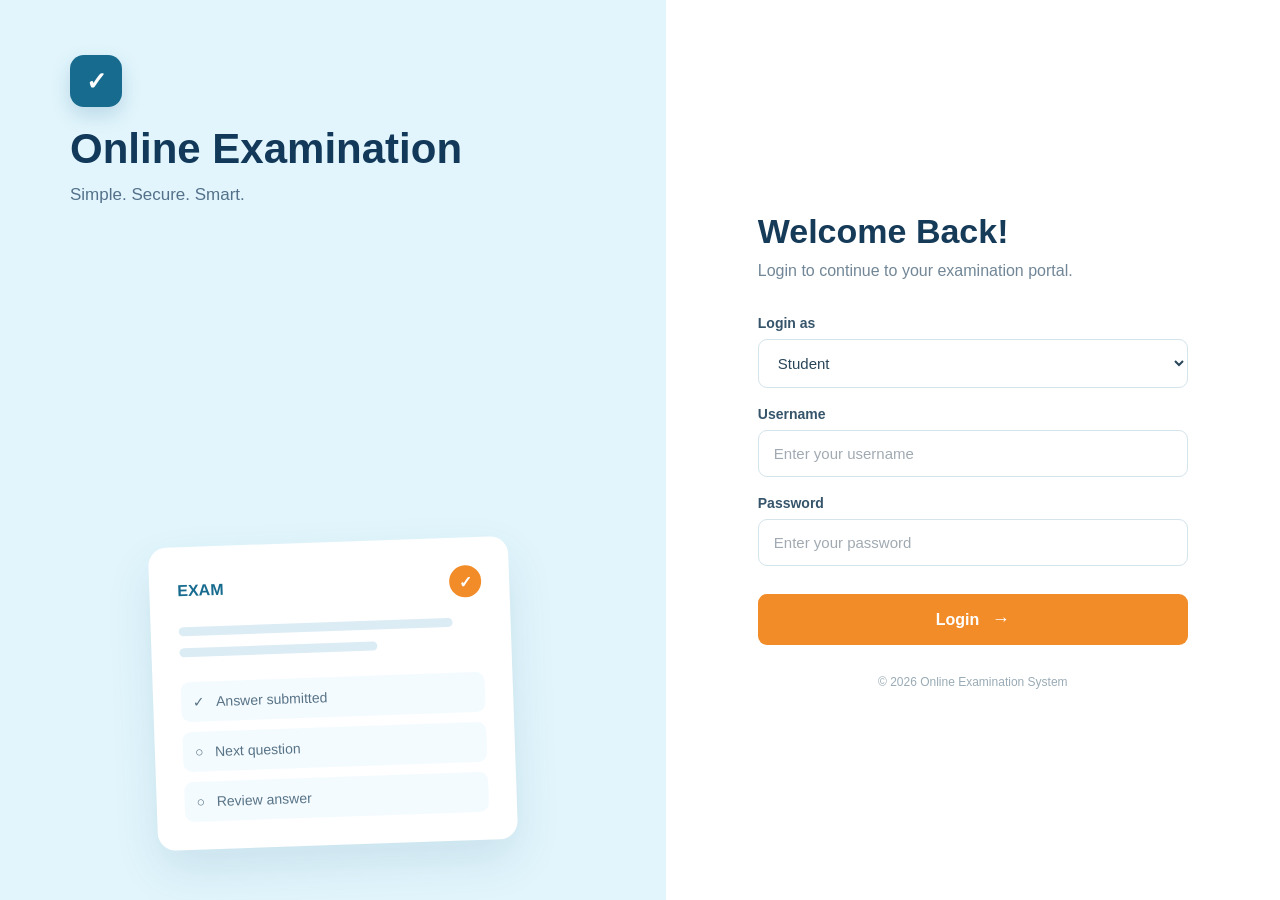
<file: index.html>
<!DOCTYPE html>
<html lang="en">
<head>
    <meta charset="UTF-8">
    <meta name="viewport" content="width=device-width, initial-scale=1.0">
    <title>Online Examination System</title>
    <link rel="stylesheet" href="style.css">
</head>
<body>

    <div class="login-page">

        <div class="login-left">
            <div class="brand">
                <div class="brand-icon">✓</div>
                <h1>Online Examination</h1>
                <p>Simple. Secure. Smart.</p>
            </div>

            <div class="illustration">
                <div class="exam-card">
                    <div class="card-top">
                        <span>EXAM</span>
                        <span class="check">✓</span>
                    </div>
                    <div class="line long"></div>
                    <div class="line medium"></div>
                    <div class="option">✓ &nbsp; Answer submitted</div>
                    <div class="option">○ &nbsp; Next question</div>
                    <div class="option">○ &nbsp; Review answer</div>
                </div>
            </div>
        </div>

        <div class="login-right">

            <div class="login-box">
                <div class="mobile-logo">
                    <div class="brand-icon">✓</div>
                </div>

                <h2>Welcome Back!</h2>
                <p class="login-subtitle">Login to continue to your examination portal.</p>

                <form id="loginForm">

                    <label for="role">Login as</label>
                    <select id="role">
                        <option value="student">Student</option>
                        <option value="examiner">Examiner</option>
                        <option value="admin">Admin</option>
                    </select>

                    <label for="username">Username</label>
                    <input type="text" id="username" placeholder="Enter your username" required>

                    <label for="password">Password</label>
                    <input type="password" id="password" placeholder="Enter your password" required>

                    <button type="submit">Login <span>→</span></button>

                </form>

                <p class="login-note">© 2026 Online Examination System</p>
            </div>

        </div>

    </div>

    <script src="script.js"></script>
<script src="portal-data.js"></script>
</body>
</html>
</file>
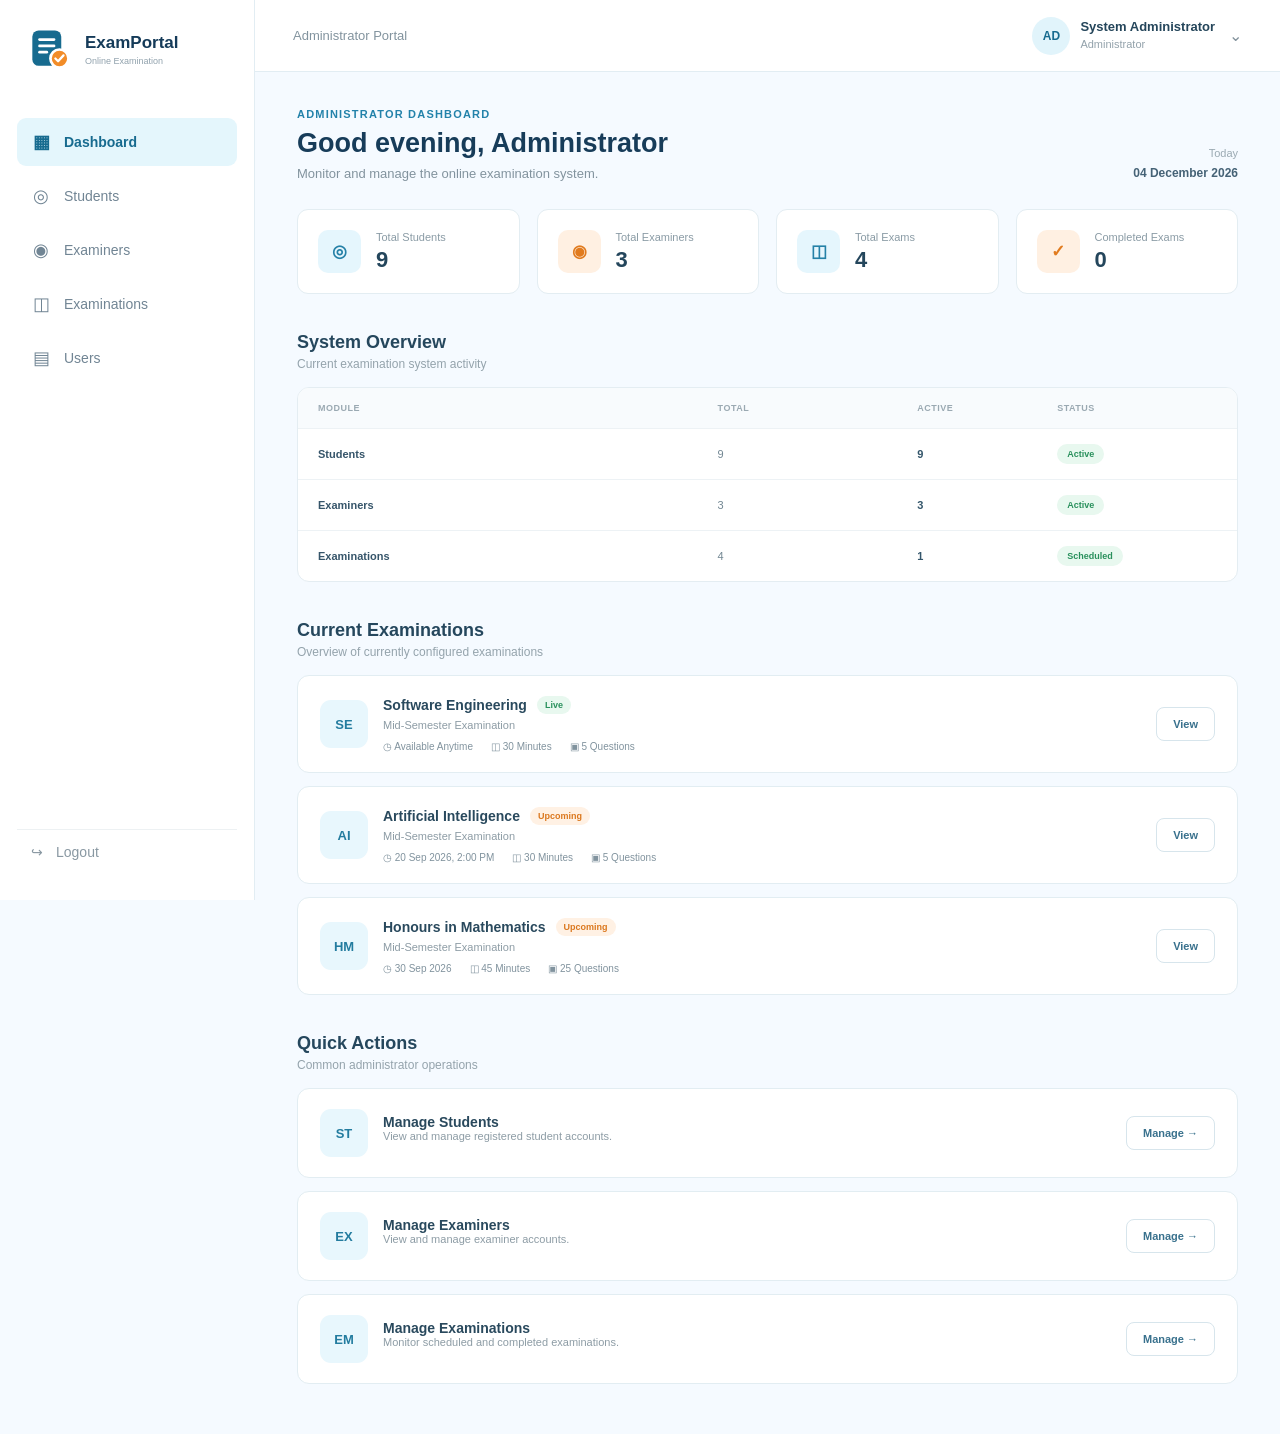
<file: admin.html>
<!DOCTYPE html>

<html lang="en">
<head>
<meta charset="utf-8"/>
<meta content="width=device-width, initial-scale=1.0" name="viewport"/>
<title>Admin Dashboard | ExamPortal</title>
<link href="style.css" rel="stylesheet"/>
<style>
        .admin-section {
            display: none;
        }

        .admin-section.active {
            display: block;
        }

        .admin-toolbar {
            display: flex;
            justify-content: space-between;
            align-items: center;
            gap: 15px;
            margin-bottom: 20px;
            flex-wrap: wrap;
        }

        .admin-search {
            padding: 11px 14px;
            border: 1px solid #d8e1e6;
            border-radius: 7px;
            width: 260px;
            outline: none;
            font-size: 13px;
            background: white;
        }

        .admin-search:focus {
            border-color: #176b8f;
        }

        .primary-btn {
            border: none;
            background: #176b8f;
            color: white;
            padding: 11px 18px;
            border-radius: 7px;
            cursor: pointer;
            font-size: 13px;
            font-weight: 600;
        }

        .primary-btn:hover {
            background: #125a78;
        }

        .secondary-btn {
            border: 1px solid #d8e1e6;
            background: white;
            color: #36556a;
            padding: 9px 14px;
            border-radius: 7px;
            cursor: pointer;
            font-size: 12px;
            font-weight: 600;
        }

        .secondary-btn:hover {
            border-color: #176b8f;
            color: #176b8f;
        }

        .danger-btn {
            border: 1px solid #e2b8b8;
            background: white;
            color: #b53b3b;
            padding: 9px 14px;
            border-radius: 7px;
            cursor: pointer;
            font-size: 12px;
            font-weight: 600;
        }

        .danger-btn:hover {
            background: #fff5f5;
        }

        .success-btn {
            border: 1px solid #b8d9c3;
            background: white;
            color: #287344;
            padding: 9px 14px;
            border-radius: 7px;
            cursor: pointer;
            font-size: 12px;
            font-weight: 600;
        }

        .table-card {
            background: white;
            border: 1px solid #e7edf0;
            border-radius: 10px;
            overflow-x: auto;
        }

        .admin-table {
            width: 100%;
            border-collapse: collapse;
        }

        .admin-table th {
            text-align: left;
            padding: 14px 16px;
            font-size: 11px;
            color: #81909a;
            letter-spacing: .5px;
            border-bottom: 1px solid #edf1f3;
            white-space: nowrap;
        }

        .admin-table td {
            padding: 15px 16px;
            font-size: 13px;
            color: #36556a;
            border-bottom: 1px solid #edf1f3;
            white-space: nowrap;
        }

        .admin-table tr:last-child td {
            border-bottom: none;
        }

        .table-actions {
            display: flex;
            gap: 7px;
            flex-wrap: wrap;
        }

        .active-status {
            display: inline-block;
            padding: 5px 10px;
            border-radius: 20px;
            font-size: 11px;
            font-weight: 600;
            background: #e7f5ec;
            color: #287344;
        }

        .inactive-status {
            display: inline-block;
            padding: 5px 10px;
            border-radius: 20px;
            font-size: 11px;
            font-weight: 600;
            background: #f7e8e8;
            color: #b53b3b;
        }

        .scheduled-status {
            display: inline-block;
            padding: 5px 10px;
            border-radius: 20px;
            font-size: 11px;
            font-weight: 600;
            background: #fff1df;
            color: #c26d16;
        }

        .cancelled-status {
            display: inline-block;
            padding: 5px 10px;
            border-radius: 20px;
            font-size: 11px;
            font-weight: 600;
            background: #f7e8e8;
            color: #b53b3b;
        }

        .details-card,
        .admin-form-card {
            background: white;
            border: 1px solid #e7edf0;
            border-radius: 10px;
            padding: 22px;
            margin-bottom: 20px;
        }

        .details-grid {
            display: grid;
            grid-template-columns: repeat(2, 1fr);
            gap: 18px;
            margin-top: 20px;
        }

        .detail-item span {
            display: block;
            color: #94a3ac;
            font-size: 11px;
            margin-bottom: 6px;
        }

        .detail-item strong {
            color: #36556a;
            font-size: 14px;
        }

        .form-grid {
            display: grid;
            grid-template-columns: repeat(2, 1fr);
            gap: 16px;
            margin-top: 18px;
        }

        .form-group {
            display: flex;
            flex-direction: column;
            gap: 7px;
        }

        .form-group label {
            color: #64748b;
            font-size: 12px;
            font-weight: 600;
        }

        .form-group input,
        .form-group select {
            padding: 11px 13px;
            border: 1px solid #d8e1e6;
            border-radius: 7px;
            outline: none;
            font-size: 13px;
            color: #36556a;
            background: white;
        }

        .form-group input:focus,
        .form-group select:focus {
            border-color: #176b8f;
        }

        .form-buttons {
            display: flex;
            justify-content: flex-end;
            gap: 10px;
            margin-top: 20px;
        }

        .back-btn {
            border: none;
            background: none;
            color: #176b8f;
            cursor: pointer;
            font-size: 13px;
            font-weight: 600;
            padding: 0;
            margin-bottom: 18px;
        }

        .back-btn:hover {
            color: #125a78;
        }

        .manage-panel {
            display: none;
            margin-top: 20px;
        }

        .manage-panel.active {
            display: block;
        }

        .manage-header {
            display: flex;
            justify-content: space-between;
            align-items: center;
            gap: 15px;
            margin-bottom: 18px;
            flex-wrap: wrap;
        }

        .manage-header h3 {
            margin: 0;
            color: #36556a;
        }

        .manage-header p {
            margin: 5px 0 0;
            color: #94a3ac;
            font-size: 12px;
        }

        .empty-message {
            padding: 25px;
            text-align: center;
            color: #94a3ac;
        }

        @media (max-width: 700px) {
            .form-grid,
            .details-grid {
                grid-template-columns: 1fr;
            }

            .admin-search {
                width: 100%;
            }

            .admin-toolbar {
                align-items: stretch;
            }
        }
    </style>
</head>
<body>
<div class="dashboard">
<aside class="sidebar">
<div class="sidebar-brand">
<div class="portal-logo">
<svg viewbox="0 0 52 52" xmlns="http://www.w3.org/2000/svg">
<rect fill="#176B8F" height="39" rx="7" width="32" x="7" y="5"></rect>
<path d="M15 15H31" stroke="white" stroke-linecap="round" stroke-width="3"></path>
<path d="M15 22H31" stroke="white" stroke-linecap="round" stroke-width="3"></path>
<path d="M15 29H23" stroke="white" stroke-linecap="round" stroke-width="3"></path>
<circle cx="37" cy="36" fill="#F28C28" r="10" stroke="white" stroke-width="3"></circle>
<path d="M32.5 36L35.5 39L41.5 32.5" fill="none" stroke="white" stroke-linecap="round" stroke-linejoin="round" stroke-width="2.5"></path>
</svg>
</div>
<div>
<h2>ExamPortal</h2>
<span>Online Examination</span>
</div>
</div>
<nav>
<a class="nav-item active" href="#" onclick="showSection('dashboard', this)">
<span>▦</span>
                Dashboard
            </a>
<a class="nav-item" href="#" onclick="manageStudents(this)">
<span>◎</span>
                Students
            </a>
<a class="nav-item" href="#" onclick="manageExaminers(this)">
<span>◉</span>
                Examiners
            </a>
<a class="nav-item" href="#" onclick="manageExams(this)">
<span>◫</span>
                Examinations
            </a>
<a class="nav-item" href="#" onclick="manageUsers(this)">
<span>▤</span>
                Users
            </a>
</nav>
<a class="logout" href="index.html">
<span>↪</span>
            Logout
        </a>
</aside>
<main class="main-content">
<header class="topbar">
<div class="mobile-menu" onclick="toggleSidebar()">
                ☰
            </div>
<div class="topbar-title">
                Administrator Portal
            </div>
<div class="profile">
<div class="profile-avatar">
                    AD
                </div>
<div class="profile-info">
<strong>System Administrator</strong>
<span>Administrator</span>
</div>
<span class="profile-arrow">
                    ⌄
                </span>
</div>
</header>
<section class="content">
<!-- DASHBOARD -->
<div class="admin-section active" id="dashboardSection">
<div class="welcome">
<div>
<p class="welcome-label">
                            ADMINISTRATOR DASHBOARD
                        </p>
<h1 id="welcomeMessage">
                            Welcome, Administrator
                        </h1>
<p>
                            Monitor and manage the online examination system.
                        </p>
</div>
<div class="welcome-date">
<span>
                            Today
                        </span>
<strong id="currentAdminDate">15 September 2026</strong>
</div>
</div>
<div class="stats-grid">
<div class="stat-card">
<div class="stat-icon blue">◎</div>
<div>
<span>Total Students</span>
<strong>248</strong>
</div>
</div>
<div class="stat-card">
<div class="stat-icon orange">◉</div>
<div>
<span>Total Examiners</span>
<strong>18</strong>
</div>
</div>
<div class="stat-card">
<div class="stat-icon blue">◫</div>
<div>
<span>Total Exams</span>
<strong>32</strong>
</div>
</div>
<div class="stat-card">
<div class="stat-icon orange">✓</div>
<div>
<span>Completed Exams</span>
<strong>24</strong>
</div>
</div>
</div>
<div class="section-header">
<div>
<h2>System Overview</h2>
<p>Current examination system activity</p>
</div>
</div>
<div class="results-card">
<div class="result-row result-head">
<span>MODULE</span>
<span>TOTAL</span>
<span>ACTIVE</span>
<span>STATUS</span>
</div>
<div class="result-row">
<span class="result-name">Students</span>
<span>248</span>
<strong>235</strong>
<span class="result-status passed">Active</span>
</div>
<div class="result-row">
<span class="result-name">Examiners</span>
<span>18</span>
<strong>16</strong>
<span class="result-status passed">Active</span>
</div>
<div class="result-row">
<span class="result-name">Examinations</span>
<span>32</span>
<strong>08</strong>
<span class="result-status passed">Scheduled</span>
</div>
</div>
<div class="section-header results-heading">
<div>
<h2>Current Examinations</h2>
<p>Overview of currently configured examinations</p>
</div>
</div>
<div class="exam-list">
<!-- SOFTWARE ENGINEERING -->
<div class="exam-card-dashboard">
<div class="exam-main">
<div class="exam-icon">
                                SE
                            </div>
<div class="exam-info">
<div class="exam-title-row">
<h3>
                                        Software Engineering
                                    </h3>
<span class="status available">
                                        Live
                                    </span>
</div>
<p>
                                    Mid-Semester Examination
                                </p>
<div class="exam-meta">
<span>
                                        ◷ Available Anytime
                                    </span>
<span>
                                        ◫ 30 Minutes
                                    </span>
<span>
                                        ▣ 5 Questions
                                    </span>
</div>
</div>
</div>
<button class="outline-btn" onclick="viewSoftwareExam()">
                            View
                        </button>
</div>
<!-- ARTIFICIAL INTELLIGENCE -->
<div class="exam-card-dashboard">
<div class="exam-main">
<div class="exam-icon">
                                AI
                            </div>
<div class="exam-info">
<div class="exam-title-row">
<h3>
                                        Artificial Intelligence
                                    </h3>
<span class="status upcoming">
                                        Upcoming
                                    </span>
</div>
<p>
                                    Mid-Semester Examination
                                </p>
<div class="exam-meta">
<span>
                                        ◷ 20 Sep 2026, 2:00 PM
                                    </span>
<span>
                                        ◫ 30 Minutes
                                    </span>
<span>
                                        ▣ 5 Questions
                                    </span>
</div>
</div>
</div>
<button class="outline-btn" onclick="viewAIExam()">
                            View
                        </button>
</div>
<!-- MATHEMATICS -->
<div class="exam-card-dashboard">
<div class="exam-main">
<div class="exam-icon">
                                HM
                            </div>
<div class="exam-info">
<div class="exam-title-row">
<h3>
                                        Honours in Mathematics
                                    </h3>
<span class="status upcoming">
                                        Upcoming
                                    </span>
</div>
<p>
                                    Mid-Semester Examination
                                </p>
<div class="exam-meta">
<span>
                                        ◷ 30 Sep 2026
                                    </span>
<span>
                                        ◫ 45 Minutes
                                    </span>
<span>
                                        ▣ 25 Questions
                                    </span>
</div>
</div>
</div>
<button class="outline-btn" onclick="viewMathExam()">
                            View
                        </button>
</div>
</div>
<div class="section-header results-heading">
<div>
<h2>Quick Actions</h2>
<p>Common administrator operations</p>
</div>
</div>
<div class="exam-list">
<div class="exam-card-dashboard">
<div class="exam-main">
<div class="exam-icon">
                                ST
                            </div>
<div class="exam-info">
<h3>
                                    Manage Students
                                </h3>
<p>
                                    View and manage registered student accounts.
                                </p>
</div>
</div>
<button class="outline-btn" onclick="manageStudents()">
                            Manage →
                        </button>
</div>
<div class="exam-card-dashboard">
<div class="exam-main">
<div class="exam-icon">
                                EX
                            </div>
<div class="exam-info">
<h3>
                                    Manage Examiners
                                </h3>
<p>
                                    View and manage examiner accounts.
                                </p>
</div>
</div>
<button class="outline-btn" onclick="manageExaminers()">
                            Manage →
                        </button>
</div>
<div class="exam-card-dashboard">
<div class="exam-main">
<div class="exam-icon">
                                EM
                            </div>
<div class="exam-info">
<h3>
                                    Manage Examinations
                                </h3>
<p>
                                    Monitor scheduled and completed examinations.
                                </p>
</div>
</div>
<button class="outline-btn" onclick="manageExams()">
                            Manage →
                        </button>
</div>
</div>
</div>
<!-- STUDENTS -->
<div class="admin-section" id="studentsSection">
<button class="back-btn" onclick="showSection('dashboard')">
                    ← Back to Dashboard
                </button>
<div class="section-header">
<div>
<h2>Student Management</h2>
<p>View and manage registered student accounts</p>
</div>
</div>
<div class="admin-toolbar">
<input class="admin-search" onkeyup="searchTable('studentTable', this.value)" placeholder="Search students..." type="text"/>
<button class="primary-btn" onclick="addStudent()">
                        + Add Student
                    </button>
</div>
<div class="table-card">
<table class="admin-table" id="studentTable">
<thead>
<tr>
<th>STUDENT</th>
<th>STUDENT ID</th>
<th>DEPARTMENT</th>
<th>YEAR</th>
<th>STATUS</th>
<th>ACTION</th>
</tr>
</thead>
<tbody>
<tr>
<td>Cynthia Ferrao</td>
<td>XIE2026CS01</td>
<td>Computer Engineering</td>
<td>3rd Year</td>
<td>
<span class="active-status">
                                        Active
                                    </span>
</td>
<td>
<div class="table-actions">
<button class="secondary-btn" onclick="viewStudent(this)">
                                            View
                                        </button>
<button class="secondary-btn" onclick="manageStudent(this)">
                                            Manage
                                        </button>
</div>
</td>
</tr>
<tr>
<td>Rahul Mehta</td>
<td>XIE2026CS02</td>
<td>Computer Engineering</td>
<td>3rd Year</td>
<td>
<span class="active-status">
                                        Active
                                    </span>
</td>
<td>
<div class="table-actions">
<button class="secondary-btn" onclick="viewStudent(this)">
                                            View
                                        </button>
<button class="secondary-btn" onclick="manageStudent(this)">
                                            Manage
                                        </button>
</div>
</td>
</tr>
<tr>
<td>Ananya Shah</td>
<td>XIE2026CS03</td>
<td>Computer Engineering</td>
<td>3rd Year</td>
<td>
<span class="active-status">
                                        Active
                                    </span>
</td>
<td>
<div class="table-actions">
<button class="secondary-btn" onclick="viewStudent(this)">
                                            View
                                        </button>
<button class="secondary-btn" onclick="manageStudent(this)">
                                            Manage
                                        </button>
</div>
</td>
</tr>
</tbody>
</table>
</div>
</div>
<!-- EXAMINERS -->
<div class="admin-section" id="examinersSection">
<button class="back-btn" onclick="showSection('dashboard')">
                    ← Back to Dashboard
                </button>
<div class="section-header">
<div>
<h2>Examiner Management</h2>
<p>View and manage examiner accounts</p>
</div>
</div>
<div class="admin-toolbar">
<input class="admin-search" onkeyup="searchTable('examinerTable', this.value)" placeholder="Search examiners..." type="text"/>
<button class="primary-btn" onclick="addExaminer()">
                        + Add Examiner
                    </button>
</div>
<div class="table-card">
<table class="admin-table" id="examinerTable">
<thead>
<tr>
<th>EXAMINER</th>
<th>EMPLOYEE ID</th>
<th>DEPARTMENT</th>
<th>EXAMS</th>
<th>STATUS</th>
<th>ACTION</th>
</tr>
</thead>
<tbody>
<tr>
<td>Dr. Priya Sharma</td>
<td>EX001</td>
<td>Computer Engineering</td>
<td>08</td>
<td>
<span class="active-status">
                                        Active
                                    </span>
</td>
<td>
<div class="table-actions">
<button class="secondary-btn" onclick="viewExaminer(this)">
                                            View
                                        </button>
<button class="secondary-btn" onclick="manageExaminer(this)">
                                            Manage
                                        </button>
</div>
</td>
</tr>
<tr>
<td>Prof. Rajesh Joshi</td>
<td>EX002</td>
<td>Information Technology</td>
<td>06</td>
<td>
<span class="active-status">
                                        Active
                                    </span>
</td>
<td>
<div class="table-actions">
<button class="secondary-btn" onclick="viewExaminer(this)">
                                            View
                                        </button>
<button class="secondary-btn" onclick="manageExaminer(this)">
                                            Manage
                                        </button>
</div>
</td>
</tr>
<tr>
<td>Prof. Vaidehi Joshi</td>
<td>EX003</td>
<td>Mathematics</td>
<td>04</td>
<td>
<span class="active-status">
                                        Active
                                    </span>
</td>
<td>
<div class="table-actions">
<button class="secondary-btn" onclick="viewExaminer(this)">
                                            View
                                        </button>
<button class="secondary-btn" onclick="manageExaminer(this)">
                                            Manage
                                        </button>
</div>
</td>
</tr>
</tbody>
</table>
</div>
</div>
<!-- EXAMINATIONS -->
<div class="admin-section" id="examsSection">
<button class="back-btn" onclick="showSection('dashboard')">
                    ← Back to Dashboard
                </button>
<div class="section-header">
<div>
<h2>Examination Management</h2>
<p>Manage scheduled and configured examinations</p>
</div>
<button class="primary-btn" onclick="showScheduleForm()">
                        + Schedule Exam
                    </button>
</div>
<!-- SCHEDULE FORM -->
<div class="admin-form-card" id="scheduleForm" style="display:none;">
<h3>Schedule New Examination</h3>
<div class="form-grid">
<div class="form-group">
<label>
                                Exam Name
                            </label>
<input id="newExamName" placeholder="Enter examination name" type="text"/>
</div>
<div class="form-group">
<label>
                                Exam Type
                            </label>
<select id="newExamType">
<option>
                                    Mid-Semester Examination
                                </option>
<option>
                                    End-Semester Examination
                                </option>
<option>
                                    Internal Assessment
                                </option>
<option>
                                    Practice Examination
                                </option>
</select>
</div>
<div class="form-group">
<label>
                                Date
                            </label>
<input id="newExamDate" type="date"/>
</div>
<div class="form-group">
<label>
                                Time
                            </label>
<input id="newExamTime" type="time"/>
</div>
<div class="form-group">
<label>
                                Duration (Minutes)
                            </label>
<input id="newExamDuration" min="1" type="number" value="30"/>
</div>
<div class="form-group">
<label>
                                Number of Questions
                            </label>
<input id="newExamQuestions" min="1" type="number" value="5"/>
</div>
</div>
<div class="form-buttons">
<button class="secondary-btn" onclick="hideScheduleForm()">
                            Cancel
                        </button>
<button class="primary-btn" onclick="scheduleExam()">
                            Schedule Exam
                        </button>
</div>
</div>
<div class="table-card">
<table class="admin-table">
<thead>
<tr>
<th>EXAMINATION</th>
<th>DATE</th>
<th>TIME</th>
<th>DURATION</th>
<th>QUESTIONS</th>
<th>STATUS</th>
<th>ACTION</th>
</tr>
</thead>
<tbody id="examTableBody"></tbody>
</table>
</div>
</div>
<!-- USERS -->
<div class="admin-section" id="usersSection">
<button class="back-btn" onclick="showSection('dashboard')">
                    ← Back to Dashboard
                </button>
<div class="section-header">
<div>
<h2>User Management</h2>
<p>Manage all registered system users</p>
</div>
</div>
<div class="admin-toolbar">
<input class="admin-search" id="userSearch" onkeyup="searchTable('userTable', this.value)" placeholder="Search users..." type="text"/>
<select class="admin-search" onchange="filterUsers(this.value)">
<option value="all">
                            All Users
                        </option>
<option value="student">
                            Students
                        </option>
<option value="examiner">
                            Examiners
                        </option>
<option value="administrator">
                            Administrators
                        </option>
</select>
</div>
<div class="table-card">
<table class="admin-table" id="userTable">
<thead>
<tr>
<th>USER</th>
<th>ROLE</th>
<th>USER ID</th>
<th>STATUS</th>
<th>ACTION</th>
</tr>
</thead>
<tbody>
<tr data-role="student">
<td>Cynthia Ferrao</td>
<td>Student</td>
<td>XIE2026CS01</td>
<td>
<span class="active-status">
                                        Active
                                    </span>
</td>
<td>
<div class="table-actions">
<button class="secondary-btn" onclick="viewUser(this)">
                                            View
                                        </button>
<button class="secondary-btn" onclick="manageUser(this)">
                                            Manage
                                        </button>
</div>
</td>
</tr>
<tr data-role="examiner">
<td>Dr. Priya Sharma</td>
<td>Examiner</td>
<td>EX001</td>
<td>
<span class="active-status">
                                        Active
                                    </span>
</td>
<td>
<div class="table-actions">
<button class="secondary-btn" onclick="viewUser(this)">
                                            View
                                        </button>
<button class="secondary-btn" onclick="manageUser(this)">
                                            Manage
                                        </button>
</div>
</td>
</tr>
<tr data-role="administrator">
<td>System Administrator</td>
<td>Administrator</td>
<td>ADMIN001</td>
<td>
<span class="active-status">
                                        Active
                                    </span>
</td>
<td>
<div class="table-actions">
<button class="secondary-btn" onclick="viewUser(this)">
                                            View
                                        </button>
<button class="secondary-btn" onclick="manageUser(this)">
                                            Manage
                                        </button>
</div>
</td>
</tr>
</tbody>
</table>
</div>
</div>
<!-- DETAILS -->
<div class="admin-section" id="detailsSection">
<button class="back-btn" onclick="goBackFromDetails()">
                    ← Back
                </button>
<div class="details-card">
<div class="section-header">
<div>
<h2 id="detailTitle">
                                Details
                            </h2>
<p id="detailSubtitle">
                                View information
                            </p>
</div>
</div>
<div class="details-grid">
<div class="detail-item">
<span>NAME / SUBJECT</span>
<strong id="detailName">—</strong>
</div>
<div class="detail-item">
<span>TYPE / ROLE</span>
<strong id="detailType">—</strong>
</div>
<div class="detail-item">
<span>ID</span>
<strong id="detailId">—</strong>
</div>
<div class="detail-item">
<span>DEPARTMENT</span>
<strong id="detailDepartment">—</strong>
</div>
<div class="detail-item">
<span>DATE</span>
<strong id="detailDate">—</strong>
</div>
<div class="detail-item">
<span>TIME</span>
<strong id="detailTime">—</strong>
</div>
<div class="detail-item">
<span>DURATION</span>
<strong id="detailDuration">—</strong>
</div>
<div class="detail-item">
<span>QUESTIONS / EXAMS</span>
<strong id="detailQuestions">—</strong>
</div>
<div class="detail-item">
<span>STATUS</span>
<strong id="detailStatus">—</strong>
</div>
</div>
</div>
</div>
<!-- MANAGE STUDENT -->
<div class="admin-section" id="manageStudentSection">
<button class="back-btn" onclick="showSection('students')">
                    ← Back to Students
                </button>
<div class="details-card">
<div class="manage-header">
<div>
<h3>Manage Student Account</h3>
<p>Edit account details and manage student access.</p>
</div>
</div>
<div class="form-grid">
<div class="form-group">
<label>Full Name</label>
<input id="manageStudentName" type="text"/>
</div>
<div class="form-group">
<label>Student ID</label>
<input id="manageStudentId" type="text"/>
</div>
<div class="form-group">
<label>Department</label>
<input id="manageStudentDepartment" type="text"/>
</div>
<div class="form-group">
<label>Year</label>
<select id="manageStudentYear">
<option>1st Year</option>
<option>2nd Year</option>
<option>3rd Year</option>
<option>4th Year</option>
</select>
</div>
</div>
<div class="form-buttons">
<button class="secondary-btn" onclick="showSection('students')">
                            Cancel
                        </button>
<button class="danger-btn" id="studentStatusButton" onclick="changeManagedStatus('student')">
                            Deactivate Account
                        </button>
<button class="primary-btn" onclick="saveStudentChanges()">
                            Save Changes
                        </button>
</div>
</div>
</div>
<!-- MANAGE EXAMINER -->
<div class="admin-section" id="manageExaminerSection">
<button class="back-btn" onclick="showSection('examiners')">
                    ← Back to Examiners
                </button>
<div class="details-card">
<div class="manage-header">
<div>
<h3>Manage Examiner Account</h3>
<p>Edit examiner details and manage examiner access.</p>
</div>
</div>
<div class="form-grid">
<div class="form-group">
<label>Full Name</label>
<input id="manageExaminerName" type="text"/>
</div>
<div class="form-group">
<label>Employee ID</label>
<input id="manageExaminerId" type="text"/>
</div>
<div class="form-group">
<label>Department</label>
<input id="manageExaminerDepartment" type="text"/>
</div>
<div class="form-group">
<label>Assigned Exams</label>
<input id="manageExaminerExams" min="0" type="number"/>
</div>
</div>
<div class="form-buttons">
<button class="secondary-btn" onclick="showSection('examiners')">
                            Cancel
                        </button>
<button class="danger-btn" id="examinerStatusButton" onclick="changeManagedStatus('examiner')">
                            Deactivate Account
                        </button>
<button class="primary-btn" onclick="saveExaminerChanges()">
                            Save Changes
                        </button>
</div>
</div>
</div>
<!-- MANAGE EXAM -->
<div class="admin-section" id="manageExamSection">
<button class="back-btn" onclick="showSection('exams')">
                    ← Back to Examinations
                </button>
<div class="details-card">
<div class="manage-header">
<div>
<h3>Manage Examination</h3>
<p>Edit, postpone or cancel this examination.</p>
</div>
</div>
<div class="form-grid">
<div class="form-group">
<label>Exam Name</label>
<input id="manageExamName" type="text"/>
</div>
<div class="form-group">
<label>Exam Type</label>
<select id="manageExamType">
<option>
                                    Mid-Semester Examination
                                </option>
<option>
                                    End-Semester Examination
                                </option>
<option>
                                    Internal Assessment
                                </option>
<option>
                                    Practice Examination
                                </option>
</select>
</div>
<div class="form-group">
<label>Date</label>
<input id="manageExamDate" type="date"/>
</div>
<div class="form-group">
<label>Time</label>
<input id="manageExamTime" type="time"/>
</div>
<div class="form-group">
<label>Duration</label>
<input id="manageExamDuration" min="1" type="number"/>
</div>
<div class="form-group">
<label>Questions</label>
<input id="manageExamQuestions" min="1" type="number"/>
</div>
</div>
<div class="form-buttons">
<button class="secondary-btn" onclick="showSection('exams')">
                            Cancel
                        </button>
<button class="danger-btn" onclick="cancelManagedExam()">
                            Cancel Examination
                        </button>
<button class="primary-btn" onclick="saveExamChanges()">
                            Save Changes
                        </button>
</div>
</div>
</div>
<!-- MANAGE USER -->
<div class="admin-section" id="manageUserSection">
<button class="back-btn" onclick="showSection('users')">
                    ← Back to Users
                </button>
<div class="details-card">
<div class="manage-header">
<div>
<h3>Manage User Account</h3>
<p>Update user role and account status.</p>
</div>
</div>
<div class="form-grid">
<div class="form-group">
<label>User Name</label>
<input id="manageUserName" type="text"/>
</div>
<div class="form-group">
<label>User ID</label>
<input id="manageUserId" type="text"/>
</div>
<div class="form-group">
<label>Role</label>
<select id="manageUserRole">
<option>Student</option>
<option>Examiner</option>
<option>Administrator</option>
</select>
</div>
<div class="form-group">
<label>Status</label>
<select id="manageUserStatus">
<option>Active</option>
<option>Inactive</option>
</select>
</div>
</div>
<div class="form-buttons">
<button class="secondary-btn" onclick="showSection('users')">
                            Cancel
                        </button>
<button class="primary-btn" onclick="saveUserChanges()">
                            Save Changes
                        </button>
</div>
</div>
</div>
</section>
</main>
</div>
<script>


/* =========================
   SECTION NAVIGATION
========================= */

let previousSection = "dashboard";


function showSection(section, clickedItem) {

    const sections =
        document.querySelectorAll(".admin-section");

    sections.forEach(function(item) {
        item.classList.remove("active");
    });


    const target =
        document.getElementById(section + "Section");

    if (target) {
        target.classList.add("active");
    }


    if (clickedItem) {

        const navItems =
            document.querySelectorAll(".nav-item");

        navItems.forEach(function(item) {
            item.classList.remove("active");
        });

        clickedItem.classList.add("active");
    }


    window.scrollTo({
        top: 0,
        behavior: "smooth"
    });

}


function setPreviousSection(section) {
    previousSection = section;
}


function goBackFromDetails() {
    showSection(previousSection);
}


/* =========================
   MAIN MANAGEMENT TABS
========================= */

function manageStudents(clickedItem) {

    setPreviousSection("students");

    showSection("students", clickedItem);

}


function manageExaminers(clickedItem) {

    setPreviousSection("examiners");

    showSection("examiners", clickedItem);

}


function manageExams(clickedItem) {

    setPreviousSection("exams");

    showSection("exams", clickedItem);

}


function manageUsers(clickedItem) {

    setPreviousSection("users");

    showSection("users", clickedItem);

}


/* =========================
   SEARCH
========================= */

function searchTable(tableId, value) {

    const table =
        document.getElementById(tableId);

    if (!table) return;


    const rows =
        table.querySelectorAll("tbody tr");

    const search =
        value.toLowerCase();


    rows.forEach(function(row) {

        const text =
            row.textContent.toLowerCase();

        row.style.display =
            text.includes(search) ? "" : "none";

    });

}


/* =========================
   USER STATUS
========================= */

function toggleStatusInRow(button) {

    const row =
        button.closest("tr");

    const status =
        row.querySelector(
            ".active-status, .inactive-status"
        );


    if (status.classList.contains("active-status")) {

        status.className =
            "inactive-status";

        status.textContent =
            "Inactive";

        button.className =
            "success-btn";

        button.textContent =
            "Activate";

    } else {

        status.className =
            "active-status";

        status.textContent =
            "Active";

        button.className =
            "danger-btn";

        button.textContent =
            "Deactivate";

    }

}


/* =========================
   STUDENT FUNCTIONS
========================= */

let currentStudentRow = null;


function viewStudent(button) {

    const row =
        button.closest("tr");

    const cells =
        row.querySelectorAll("td");

    previousSection = "students";


    document.getElementById("detailTitle").textContent =
        "Student Details";

    document.getElementById("detailSubtitle").textContent =
        "Registered student account information";

    document.getElementById("detailName").textContent =
        cells[0].textContent.trim();

    document.getElementById("detailType").textContent =
        "Student";

    document.getElementById("detailId").textContent =
        cells[1].textContent.trim();

    document.getElementById("detailDepartment").textContent =
        cells[2].textContent.trim();

    document.getElementById("detailDate").textContent =
        cells[3].textContent.trim();

    document.getElementById("detailTime").textContent =
        "—";

    document.getElementById("detailDuration").textContent =
        "—";

    document.getElementById("detailQuestions").textContent =
        "05 Completed Exams";

    document.getElementById("detailStatus").textContent =
        cells[4].textContent.trim();

    showSection("details");

}


function manageStudent(button) {

    currentStudentRow =
        button.closest("tr");

    const cells =
        currentStudentRow.querySelectorAll("td");

    document.getElementById("manageStudentName").value =
        cells[0].textContent.trim();

    document.getElementById("manageStudentId").value =
        cells[1].textContent.trim();

    document.getElementById("manageStudentDepartment").value =
        cells[2].textContent.trim();

    document.getElementById("manageStudentYear").value =
        cells[3].textContent.trim();


    const status =
        cells[4].textContent.trim();

    const statusButton =
        document.getElementById("studentStatusButton");

    if (status === "Active") {

        statusButton.textContent =
            "Deactivate Account";

        statusButton.className =
            "danger-btn";

    } else {

        statusButton.textContent =
            "Activate Account";

        statusButton.className =
            "success-btn";

    }


    showSection("manageStudent");

}


function saveStudentChanges() {

    if (!currentStudentRow) return;

    const cells =
        currentStudentRow.querySelectorAll("td");

    cells[0].textContent =
        document.getElementById("manageStudentName").value;

    cells[1].textContent =
        document.getElementById("manageStudentId").value;

    cells[2].textContent =
        document.getElementById("manageStudentDepartment").value;

    cells[3].textContent =
        document.getElementById("manageStudentYear").value;

    alert("Student details updated successfully.");

    showSection("students");

}


function changeManagedStatus(type) {

    let row = null;
    let button = null;

    if (type === "student") {

        row = currentStudentRow;

        button =
            document.getElementById("studentStatusButton");

    }

    if (!row) return;

    const status =
        row.querySelector(
            ".active-status, .inactive-status"
        );


    if (status.classList.contains("active-status")) {

        status.className =
            "inactive-status";

        status.textContent =
            "Inactive";

        button.textContent =
            "Activate Account";

        button.className =
            "success-btn";

    } else {

        status.className =
            "active-status";

        status.textContent =
            "Active";

        button.textContent =
            "Deactivate Account";

        button.className =
            "danger-btn";

    }

}


/* =========================
   EXAMINER FUNCTIONS
========================= */

let currentExaminerRow = null;


function viewExaminer(button) {

    const row =
        button.closest("tr");

    const cells =
        row.querySelectorAll("td");

    previousSection = "examiners";


    document.getElementById("detailTitle").textContent =
        "Examiner Details";

    document.getElementById("detailSubtitle").textContent =
        "Registered examiner account information";

    document.getElementById("detailName").textContent =
        cells[0].textContent.trim();

    document.getElementById("detailType").textContent =
        "Examiner";

    document.getElementById("detailId").textContent =
        cells[1].textContent.trim();

    document.getElementById("detailDepartment").textContent =
        cells[2].textContent.trim();

    document.getElementById("detailDate").textContent =
        "—";

    document.getElementById("detailTime").textContent =
        "—";

    document.getElementById("detailDuration").textContent =
        "—";

    document.getElementById("detailQuestions").textContent =
        cells[3].textContent.trim() + " Assigned";

    document.getElementById("detailStatus").textContent =
        cells[4].textContent.trim();

    showSection("details");

}


function manageExaminer(button) {

    currentExaminerRow =
        button.closest("tr");

    const cells =
        currentExaminerRow.querySelectorAll("td");

    document.getElementById("manageExaminerName").value =
        cells[0].textContent.trim();

    document.getElementById("manageExaminerId").value =
        cells[1].textContent.trim();

    document.getElementById("manageExaminerDepartment").value =
        cells[2].textContent.trim();

    document.getElementById("manageExaminerExams").value =
        cells[3].textContent.trim();


    const status =
        cells[4].textContent.trim();

    const statusButton =
        document.getElementById("examinerStatusButton");


    if (status === "Active") {

        statusButton.textContent =
            "Deactivate Account";

        statusButton.className =
            "danger-btn";

    } else {

        statusButton.textContent =
            "Activate Account";

        statusButton.className =
            "success-btn";

    }


    showSection("manageExaminer");

}


function saveExaminerChanges() {

    if (!currentExaminerRow) return;

    const cells =
        currentExaminerRow.querySelectorAll("td");

    cells[0].textContent =
        document.getElementById("manageExaminerName").value;

    cells[1].textContent =
        document.getElementById("manageExaminerId").value;

    cells[2].textContent =
        document.getElementById("manageExaminerDepartment").value;

    cells[3].textContent =
        document.getElementById("manageExaminerExams").value;

    alert("Examiner details updated successfully.");

    showSection("examiners");

}


/* =========================
   EXAM MANAGEMENT
========================= */

let currentExamRow = null;


function manageExam(button) {

    currentExamRow =
        button.closest("tr");

    const cells =
        currentExamRow.querySelectorAll("td");

    document.getElementById("manageExamName").value =
        cells[0].textContent.trim();

    document.getElementById("manageExamDate").value =
        convertDateForInput(cells[1].textContent.trim());

    document.getElementById("manageExamTime").value =
        convertTimeForInput(cells[2].textContent.trim());

    document.getElementById("manageExamDuration").value =
        parseInt(cells[3].textContent) || 30;

    document.getElementById("manageExamQuestions").value =
        parseInt(cells[4].textContent) || 5;


    showSection("manageExam");

}


function saveExamChanges() {

    if (!currentExamRow) return;

    const cells =
        currentExamRow.querySelectorAll("td");

    const name =
        document.getElementById("manageExamName").value.trim();

    const date =
        document.getElementById("manageExamDate").value;

    const time =
        document.getElementById("manageExamTime").value;

    const duration =
        document.getElementById("manageExamDuration").value;

    const questions =
        document.getElementById("manageExamQuestions").value;


    if (!name || !duration || !questions) {

        alert("Please fill in all required fields.");

        return;

    }


    cells[0].textContent =
        name;

    cells[1].textContent =
        date
            ? formatDate(date)
            : "Anytime";

    cells[2].textContent =
        time
            ? formatTime(time)
            : "—";

    cells[3].textContent =
        duration + " min";

    cells[4].textContent =
        questions;


    alert("Examination details updated successfully.");

    showSection("exams");

}


function cancelManagedExam() {

    if (!currentExamRow) return;

    const name =
        currentExamRow.cells[0].textContent.trim();

    const confirmCancel =
        confirm(
            "Are you sure you want to cancel " +
            name +
            "?"
        );


    if (!confirmCancel) return;


    const status =
        currentExamRow.querySelector(
            ".active-status, .scheduled-status, .cancelled-status"
        );


    if (status) {

        status.className =
            "cancelled-status";

        status.textContent =
            "Cancelled";

    }


    const buttons =
        currentExamRow.querySelectorAll("button");

    buttons.forEach(function(button) {

        button.disabled = true;
        button.style.opacity = "0.5";
        button.style.cursor = "not-allowed";

    });


    alert(
        name +
        " has been cancelled successfully."
    );

    showSection("exams");

}


/* =========================
   USER MANAGEMENT
========================= */

let currentUserRow = null;


function viewUser(button) {

    const row =
        button.closest("tr");

    const cells =
        row.querySelectorAll("td");

    previousSection = "users";


    document.getElementById("detailTitle").textContent =
        "User Details";

    document.getElementById("detailSubtitle").textContent =
        "Registered system user information";

    document.getElementById("detailName").textContent =
        cells[0].textContent.trim();

    document.getElementById("detailType").textContent =
        cells[1].textContent.trim();

    document.getElementById("detailId").textContent =
        cells[2].textContent.trim();

    document.getElementById("detailDepartment").textContent =
        "ExamPortal";

    document.getElementById("detailDate").textContent =
        "—";

    document.getElementById("detailTime").textContent =
        "—";

    document.getElementById("detailDuration").textContent =
        "—";

    document.getElementById("detailQuestions").textContent =
        "System User";

    document.getElementById("detailStatus").textContent =
        cells[3].textContent.trim();

    showSection("details");

}


function manageUser(button) {

    currentUserRow =
        button.closest("tr");

    const cells =
        currentUserRow.querySelectorAll("td");


    document.getElementById("manageUserName").value =
        cells[0].textContent.trim();

    document.getElementById("manageUserId").value =
        cells[2].textContent.trim();

    document.getElementById("manageUserRole").value =
        cells[1].textContent.trim();

    document.getElementById("manageUserStatus").value =
        cells[3].textContent.trim();


    showSection("manageUser");

}


function saveUserChanges() {

    if (!currentUserRow) return;

    const cells =
        currentUserRow.querySelectorAll("td");

    const name =
        document.getElementById("manageUserName").value;

    const id =
        document.getElementById("manageUserId").value;

    const role =
        document.getElementById("manageUserRole").value;

    const status =
        document.getElementById("manageUserStatus").value;


    cells[0].textContent =
        name;

    cells[1].textContent =
        role;

    cells[2].textContent =
        id;


    const statusElement =
        cells[3].querySelector(
            ".active-status, .inactive-status"
        );


    if (status === "Active") {

        statusElement.className =
            "active-status";

    } else {

        statusElement.className =
            "inactive-status";

    }

    statusElement.textContent =
        status;


    alert("User details updated successfully.");

    showSection("users");

}


/* =========================
   SCHEDULE EXAM
========================= */

function showScheduleForm() {

    document.getElementById("scheduleForm").style.display =
        "block";

}


function hideScheduleForm() {

    document.getElementById("scheduleForm").style.display =
        "none";

}


function scheduleExam() {

    const name =
        document.getElementById("newExamName").value.trim();

    const type =
        document.getElementById("newExamType").value;

    const date =
        document.getElementById("newExamDate").value;

    const time =
        document.getElementById("newExamTime").value;

    const duration =
        document.getElementById("newExamDuration").value;

    const questions =
        document.getElementById("newExamQuestions").value;


    if (!name || !date || !duration || !questions) {

        alert(
            "Please fill in all required examination details."
        );

        return;

    }


    const row =
        document.createElement("tr");


    row.innerHTML = `

        <td>${name}</td>

        <td>
            ${formatDate(date)}
        </td>

        <td>
            ${time ? formatTime(time) : "—"}
        </td>

        <td>
            ${duration} min
        </td>

        <td>
            ${questions}
        </td>

        <td>
            <span class="scheduled-status">
                Scheduled
            </span>
        </td>

        <td>

            <div class="table-actions">

                <button class="secondary-btn"
                        onclick="viewDynamicExam(this)">
                    View
                </button>

                <button class="secondary-btn"
                        onclick="manageExam(this)">
                    Manage
                </button>

            </div>

        </td>

    `;


    document
        .getElementById("examTableBody")
        .appendChild(row);


    alert(
        "Examination scheduled successfully.\n\n" +
        "Exam: " + name + "\n" +
        "Type: " + type + "\n" +
        "Date: " + formatDate(date) + "\n" +
        "Time: " + (time ? formatTime(time) : "—")
    );


    document.getElementById("newExamName").value =
        "";

    document.getElementById("newExamDate").value =
        "";

    document.getElementById("newExamTime").value =
        "";

    document.getElementById("newExamDuration").value =
        "30";

    document.getElementById("newExamQuestions").value =
        "5";


    hideScheduleForm();

}


/* =========================
   DYNAMIC EXAM VIEW
========================= */

function viewDynamicExam(button) {

    const row =
        button.closest("tr");

    const cells =
        row.querySelectorAll("td");

    previousSection = "exams";


    document.getElementById("detailTitle").textContent =
        "Examination Details";

    document.getElementById("detailSubtitle").textContent =
        "Configured examination information";

    document.getElementById("detailName").textContent =
        cells[0].textContent.trim();

    document.getElementById("detailType").textContent =
        "Scheduled Examination";

    document.getElementById("detailId").textContent =
        "—";

    document.getElementById("detailDepartment").textContent =
        "ExamPortal";

    document.getElementById("detailDate").textContent =
        cells[1].textContent.trim();

    document.getElementById("detailTime").textContent =
        cells[2].textContent.trim();

    document.getElementById("detailDuration").textContent =
        cells[3].textContent.trim();

    document.getElementById("detailQuestions").textContent =
        cells[4].textContent.trim();

    document.getElementById("detailStatus").textContent =
        cells[5].textContent.trim();

    showSection("details");

}


/* =========================
   FIXED EXAM VIEWS
========================= */

function viewSoftwareExam() {

    previousSection = "dashboard";


    document.getElementById("detailTitle").textContent =
        "Examination Details";

    document.getElementById("detailSubtitle").textContent =
        "Software Engineering examination information";

    document.getElementById("detailName").textContent =
        "Software Engineering";

    document.getElementById("detailType").textContent =
        "Mid-Semester Examination";

    document.getElementById("detailId").textContent =
        "SE001";

    document.getElementById("detailDepartment").textContent =
        "Computer Engineering";

    document.getElementById("detailDate").textContent =
        "Available Anytime";

    document.getElementById("detailTime").textContent =
        "—";

    document.getElementById("detailDuration").textContent =
        "30 Minutes";

    document.getElementById("detailQuestions").textContent =
        "5";

    document.getElementById("detailStatus").textContent =
        "Live";

    showSection("details");

}


function viewAIExam() {

    previousSection = "dashboard";


    document.getElementById("detailTitle").textContent =
        "Examination Details";

    document.getElementById("detailSubtitle").textContent =
        "Artificial Intelligence examination information";

    document.getElementById("detailName").textContent =
        "Artificial Intelligence";

    document.getElementById("detailType").textContent =
        "Mid-Semester Examination";

    document.getElementById("detailId").textContent =
        "AI001";

    document.getElementById("detailDepartment").textContent =
        "Computer Engineering";

    document.getElementById("detailDate").textContent =
        "20 September 2026";

    document.getElementById("detailTime").textContent =
        "2:00 PM";

    document.getElementById("detailDuration").textContent =
        "30 Minutes";

    document.getElementById("detailQuestions").textContent =
        "5";

    document.getElementById("detailStatus").textContent =
        "Upcoming";

    showSection("details");

}


function viewMathExam() {

    previousSection = "dashboard";


    document.getElementById("detailTitle").textContent =
        "Examination Details";

    document.getElementById("detailSubtitle").textContent =
        "Honours in Mathematics examination information";

    document.getElementById("detailName").textContent =
        "Honours in Mathematics";

    document.getElementById("detailType").textContent =
        "Mid-Semester Examination";

    document.getElementById("detailId").textContent =
        "HM001";

    document.getElementById("detailDepartment").textContent =
        "Mathematics";

    document.getElementById("detailDate").textContent =
        "30 September 2026";

    document.getElementById("detailTime").textContent =
        "—";

    document.getElementById("detailDuration").textContent =
        "45 Minutes";

    document.getElementById("detailQuestions").textContent =
        "25";

    document.getElementById("detailStatus").textContent =
        "Upcoming";

    showSection("details");

}


/* =========================
   ADD BUTTONS
========================= */

function addStudent() {

    alert(
        "Add Student\n\n" +
        "The administrator can register a new student account here."
    );

}


function addExaminer() {

    alert(
        "Add Examiner\n\n" +
        "The administrator can register a new examiner account here."
    );

}


/* =========================
   FILTER USERS
========================= */

function filterUsers(role) {

    const rows =
        document.querySelectorAll(
            "#userTable tbody tr"
        );


    rows.forEach(function(row) {

        if (role === "all") {

            row.style.display = "";

        } else {

            row.style.display =
                row.dataset.role === role
                    ? ""
                    : "none";

        }

    });

}


/* =========================
   DATE / TIME HELPERS
========================= */

function formatDate(date) {

    const parts =
        date.split("-");

    return (
        parts[2] +
        " " +
        getMonthName(Number(parts[1])) +
        " " +
        parts[0]
    );

}


function getMonthName(month) {

    const months = [

        "Jan",
        "Feb",
        "Mar",
        "Apr",
        "May",
        "Jun",
        "Jul",
        "Aug",
        "Sep",
        "Oct",
        "Nov",
        "Dec"

    ];

    return months[month - 1];

}


function formatTime(time) {

    const parts =
        time.split(":");

    let hour =
        Number(parts[0]);

    const minute =
        parts[1];

    const suffix =
        hour >= 12
            ? "PM"
            : "AM";

    hour =
        hour % 12 || 12;

    return (
        hour +
        ":" +
        minute +
        " " +
        suffix
    );

}


function convertDateForInput(value) {

    if (
        !value ||
        value === "Anytime" ||
        value === "—"
    ) {
        return "";
    }


    const parts =
        value.split(" ");

    if (parts.length !== 3) {
        return "";
    }


    const day =
        parts[0].padStart(2, "0");

    const monthNames = {

        Jan: "01",
        Feb: "02",
        Mar: "03",
        Apr: "04",
        May: "05",
        Jun: "06",
        Jul: "07",
        Aug: "08",
        Sep: "09",
        Oct: "10",
        Nov: "11",
        Dec: "12"

    };


    const month =
        monthNames[parts[1]];

    const year =
        parts[2];


    if (!month) return "";

    return (
        year +
        "-" +
        month +
        "-" +
        day
    );

}


function convertTimeForInput(value) {

    if (!value || value === "—") {
        return "";
    }


    const parts =
        value.split(" ");

    if (parts.length !== 2) {
        return "";
    }


    const time =
        parts[0];

    const suffix =
        parts[1].toUpperCase();

    const timeParts =
        time.split(":");

    let hour =
        Number(timeParts[0]);

    const minute =
        timeParts[1];


    if (suffix === "PM" && hour !== 12) {
        hour += 12;
    }

    if (suffix === "AM" && hour === 12) {
        hour = 0;
    }


    return (
        String(hour).padStart(2, "0") +
        ":" +
        minute
    );

}


/* =========================
   MOBILE SIDEBAR
========================= */

function toggleSidebar() {

    const sidebar =
        document.querySelector(".sidebar");

    if (sidebar) {

        sidebar.classList.toggle("open");

    }

}


/* =========================
   GREETING
========================= */

function updateGreeting() {

    const hour =
        new Date().getHours();

    let greeting;


    if (hour < 12) {

        greeting =
            "Good morning";

    } else if (hour < 18) {

        greeting =
            "Good afternoon";

    } else {

        greeting =
            "Good evening";

    }


    document.getElementById(
        "welcomeMessage"
    ).textContent =
        greeting +
        ", Administrator";

}


updateGreeting();

</script>
<script src="portal-data.js"></script>
</body>
</html>
</file>
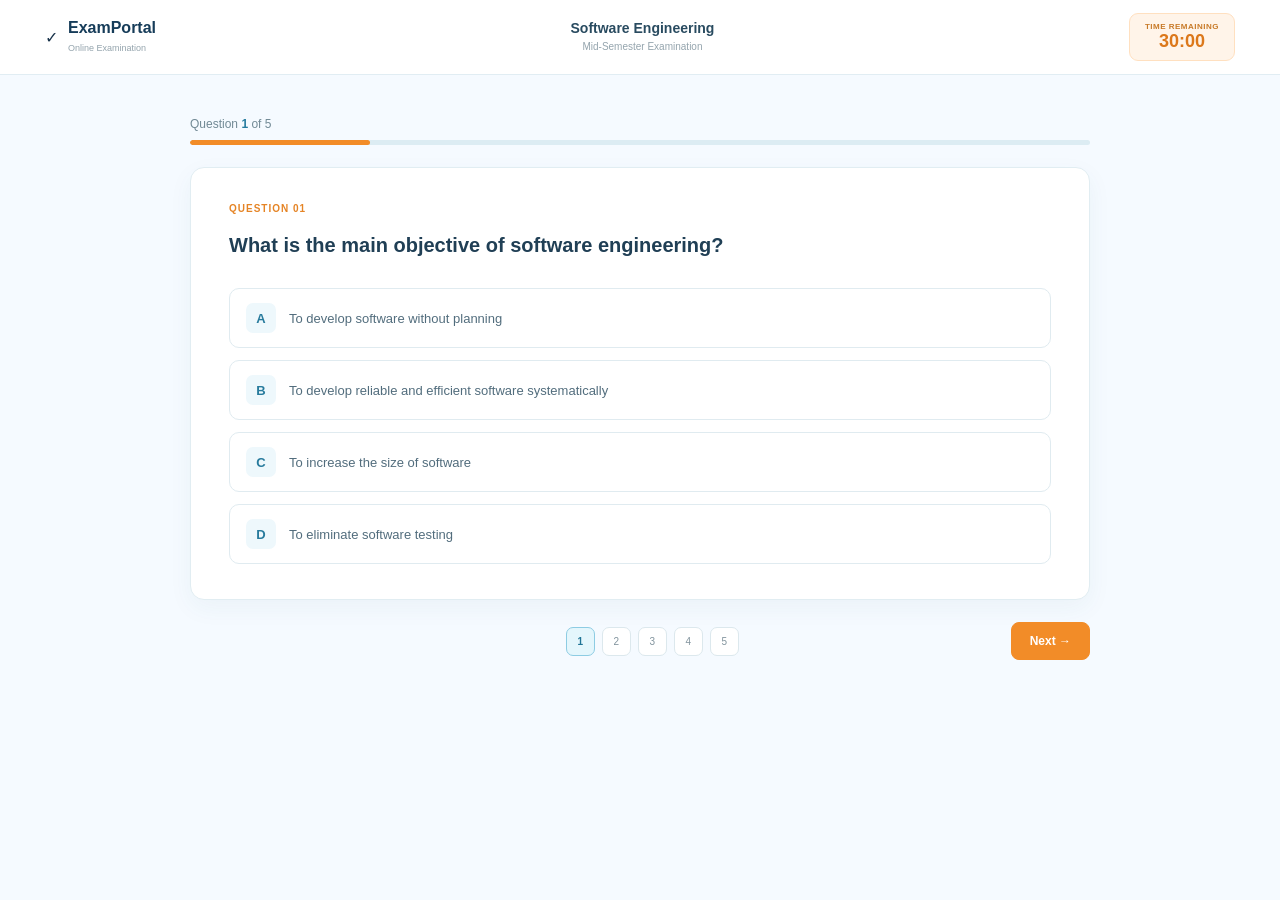
<file: exam.html>
<!DOCTYPE html>
<html lang="en">

<head>

    <meta charset="UTF-8">

    <meta
        name="viewport"
        content="width=device-width, initial-scale=1.0">

    <title>Online Examination | ExamPortal</title>

    <link
        rel="stylesheet"
        href="style.css">

</head>


<body>


<div class="exam-page">


    <!-- EXAM HEADER -->

    <header class="exam-header">


        <div class="exam-brand">

            <div class="small-logo">
                ✓
            </div>

            <div>

                <h2>
                    ExamPortal
                </h2>

                <span>
                    Online Examination
                </span>

            </div>

        </div>



        <div class="exam-title">

            <strong id="examTitle">
                Software Engineering
            </strong>

            <span>
                Mid-Semester Examination
            </span>

        </div>



        <div class="timer-box">

            <span>
                TIME REMAINING
            </span>

            <strong id="timer">
                30:00
            </strong>

        </div>


    </header>



    <!-- EXAM CONTENT -->

    <main class="exam-content">


        <!-- PROGRESS -->

        <div class="exam-progress">


            <div>

                <span>

                    Question

                    <strong id="questionNumber">
                        1
                    </strong>

                    of 5

                </span>

            </div>


            <div class="progress-track">

                <div
                    class="progress-fill"
                    id="progressFill">
                </div>

            </div>


        </div>



        <!-- QUESTION -->

        <div class="question-card">


            <div class="question-label">
                QUESTION 01
            </div>


            <h1 id="question">

                What is the main objective of
                software engineering?

            </h1>



            <div class="options">


                <label class="option-answer">

                    <input
                        type="radio"
                        name="answer"
                        value="A">

                    <span class="option-letter">
                        A
                    </span>

                    <span class="option-text">
                        To develop software without planning
                    </span>

                </label>



                <label class="option-answer">

                    <input
                        type="radio"
                        name="answer"
                        value="B">

                    <span class="option-letter">
                        B
                    </span>

                    <span class="option-text">
                        To develop reliable and efficient software systematically
                    </span>

                </label>



                <label class="option-answer">

                    <input
                        type="radio"
                        name="answer"
                        value="C">

                    <span class="option-letter">
                        C
                    </span>

                    <span class="option-text">
                        To increase the size of software
                    </span>

                </label>



                <label class="option-answer">

                    <input
                        type="radio"
                        name="answer"
                        value="D">

                    <span class="option-letter">
                        D
                    </span>

                    <span class="option-text">
                        To eliminate software testing
                    </span>

                </label>


            </div>


        </div>



        <!-- NAVIGATION -->

        <div class="question-navigation">


            <button
                class="previous-btn"
                id="previousBtn"
                onclick="previousQuestion()">

                ← Previous

            </button>



            <div
                class="question-dots"
                id="questionDots">

                <span class="dot active">
                    1
                </span>

                <span class="dot">
                    2
                </span>

                <span class="dot">
                    3
                </span>

                <span class="dot">
                    4
                </span>

                <span class="dot">
                    5
                </span>

            </div>



            <button
                class="next-btn"
                id="nextBtn"
                onclick="nextQuestion()">

                Next →

            </button>



            <button
                class="submit-exam-btn"
                id="submitBtn"
                onclick="submitExam()">

                Submit Exam

            </button>


        </div>


    </main>


</div>



<script>


/* ==========================================
   SELECTED EXAM
========================================== */

const selectedExam =
    localStorage.getItem("selectedExam")
    || "Software Engineering";



/* ==========================================
   SOFTWARE ENGINEERING QUESTIONS
========================================== */

const softwareEngineeringQuestions = [

    {
        question:
            "What is the main objective of software engineering?",

        options: [

            "To develop software without planning",

            "To develop reliable and efficient software systematically",

            "To increase the size of software",

            "To eliminate software testing"

        ],

        answer: "B"
    },


    {
        question:
            "Which model follows a sequential approach to software development?",

        options: [

            "Agile Model",

            "Spiral Model",

            "Waterfall Model",

            "Prototype Model"

        ],

        answer: "C"
    },


    {
        question:
            "What does SDLC stand for?",

        options: [

            "Software Development Life Cycle",

            "System Design Life Cycle",

            "Software Data Life Cycle",

            "System Development Level Control"

        ],

        answer: "A"
    },


    {
        question:
            "Which activity is performed during software testing?",

        options: [

            "Finding defects",

            "Writing advertisements",

            "Hiring employees",

            "Designing hardware"

        ],

        answer: "A"
    },


    {
        question:
            "Which methodology focuses on iterative development?",

        options: [

            "Waterfall",

            "Agile",

            "Big Bang",

            "V-Model"

        ],

        answer: "B"
    }

];



/* ==========================================
   ARTIFICIAL INTELLIGENCE QUESTIONS
========================================== */

const artificialIntelligenceQuestions = [

    {
        question:
            "What does AI stand for?",

        options: [

            "Automated Internet",

            "Artificial Intelligence",

            "Advanced Information",

            "Artificial Integration"

        ],

        answer: "B"
    },


    {
        question:
            "Which of the following is a branch of Artificial Intelligence?",

        options: [

            "Machine Learning",

            "Web Development",

            "Database Management",

            "Computer Networking"

        ],

        answer: "A"
    },


    {
        question:
            "Which algorithm is commonly used for classification?",

        options: [

            "K-Nearest Neighbours",

            "Dijkstra's Algorithm",

            "Prim's Algorithm",

            "Binary Search"

        ],

        answer: "A"
    },


    {
        question:
            "Which type of learning uses labelled training data?",

        options: [

            "Unsupervised Learning",

            "Supervised Learning",

            "Random Learning",

            "Reinforcement Testing"

        ],

        answer: "B"
    },


    {
        question:
            "Which technique groups similar data points together?",

        options: [

            "Clustering",

            "Compilation",

            "Encryption",

            "Sorting"

        ],

        answer: "A"
    }

];



/* ==========================================
   SELECT QUESTIONS
========================================== */

let questions;

if (
    selectedExam ===
    "Artificial Intelligence"
) {

    questions =
        artificialIntelligenceQuestions;

    document.getElementById(
        "examTitle"
    ).textContent =
        "Artificial Intelligence";

    document.title =
        "Artificial Intelligence Exam | ExamPortal";

} else {

    questions =
        softwareEngineeringQuestions;

    document.getElementById(
        "examTitle"
    ).textContent =
        "Software Engineering";

    document.title =
        "Software Engineering Exam | ExamPortal";

}



/* ==========================================
   VARIABLES
========================================== */

let currentQuestion = 0;

let selectedAnswers = {};

let timeLeft = 30 * 60;

let examSubmitted = false;



/* ==========================================
   LOAD QUESTION
========================================== */

function loadQuestion() {

    const q =
        questions[currentQuestion];


    document.getElementById(
        "questionNumber"
    ).textContent =
        currentQuestion + 1;


    document.querySelector(
        ".question-label"
    ).textContent =
        "QUESTION " +
        String(
            currentQuestion + 1
        ).padStart(2, "0");


    document.getElementById(
        "question"
    ).textContent =
        q.question;



    const optionLabels =
        document.querySelectorAll(
            ".option-answer"
        );


    optionLabels.forEach(
        (label, index) => {

            label.querySelector(
                ".option-text"
            ).textContent =
                q.options[index];


            label.querySelector(
                "input"
            ).checked =
                selectedAnswers[
                    currentQuestion
                ] ===
                String.fromCharCode(
                    65 + index
                );

        }
    );



    /* Previous button */

    document.getElementById(
        "previousBtn"
    ).style.visibility =

        currentQuestion === 0
        ? "hidden"
        : "visible";



    /* Last question */

    if (
        currentQuestion ===
        questions.length - 1
    ) {

        document.getElementById(
            "nextBtn"
        ).style.display =
            "none";


        document.getElementById(
            "submitBtn"
        ).style.display =
            "block";

    } else {

        document.getElementById(
            "nextBtn"
        ).style.display =
            "block";


        document.getElementById(
            "submitBtn"
        ).style.display =
            "none";

    }



    /* Progress */

    document.getElementById(
        "progressFill"
    ).style.width =

        (
            (currentQuestion + 1)
            /
            questions.length
        ) * 100 + "%";



    /* Question dots */

    document.querySelectorAll(
        ".dot"
    ).forEach(
        (dot, index) => {

            dot.classList.toggle(
                "active",
                index === currentQuestion
            );


            dot.classList.toggle(
                "answered",
                selectedAnswers[index]
                !== undefined
            );

        }
    );

}



/* ==========================================
   SAVE ANSWER
========================================== */

document.querySelectorAll(
    'input[name="answer"]'
).forEach(
    input => {

        input.addEventListener(
            "change",
            function() {

                selectedAnswers[
                    currentQuestion
                ] =
                    this.value;


                document.querySelectorAll(
                    ".dot"
                )[currentQuestion]
                    .classList.add(
                        "answered"
                    );

            }
        );

    }
);



/* ==========================================
   NEXT QUESTION
========================================== */

function nextQuestion() {

    const selected =
        document.querySelector(
            'input[name="answer"]:checked'
        );


    if (selected) {

        selectedAnswers[
            currentQuestion
        ] =
            selected.value;

    }


    if (
        currentQuestion <
        questions.length - 1
    ) {

        currentQuestion++;

        loadQuestion();

    }

}



/* ==========================================
   PREVIOUS QUESTION
========================================== */

function previousQuestion() {

    const selected =
        document.querySelector(
            'input[name="answer"]:checked'
        );


    if (selected) {

        selectedAnswers[
            currentQuestion
        ] =
            selected.value;

    }


    if (currentQuestion > 0) {

        currentQuestion--;

        loadQuestion();

    }

}



/* ==========================================
   SUBMIT EXAM
========================================== */

function submitExam() {

    if (examSubmitted) {
        return;
    }


    const selected =
        document.querySelector(
            'input[name="answer"]:checked'
        );


    if (selected) {

        selectedAnswers[
            currentQuestion
        ] =
            selected.value;

    }


    let score = 0;


    questions.forEach(
        (q, index) => {

            if (
                selectedAnswers[index]
                ===
                q.answer
            ) {

                score++;

            }

        }
    );


    examSubmitted = true;



    /* AI result */

    if (
        selectedExam ===
        "Artificial Intelligence"
    ) {

        localStorage.setItem(
            "aiExamAttempted",
            "true"
        );


        localStorage.setItem(
            "aiExamScore",
            score
        );


        localStorage.setItem(
            "aiExamTotal",
            questions.length
        );

    }


    /* Software Engineering result */

    else {

        localStorage.setItem(
            "examScore",
            score
        );


        localStorage.setItem(
            "examTotal",
            questions.length
        );

    }



    localStorage.setItem(
        "lastExam",
        selectedExam
    );

    /* Save the submitted result to the shared portal data so the
       Results, My Exams, Student Dashboard and Examiner portal all
       show the new attempt immediately. */
    try {
        const resultsKey = "examResults";
        const results = JSON.parse(localStorage.getItem(resultsKey) || "[]");
        const percentageScore = questions.length > 0
            ? Math.round((score / questions.length) * 100)
            : 0;

        const today = new Date();
        const submittedDate = today.getFullYear() + "-" +
            String(today.getMonth() + 1).padStart(2, "0") + "-" +
            String(today.getDate()).padStart(2, "0");
        // Keep one current result for Cynthia for each exam instead of
        // creating duplicate rows when the same exam is submitted again.
        const filteredResults = results.filter(r =>
            !(r && r.student === "Cynthia Ferrao" && r.exam === selectedExam)
        );
        filteredResults.push({
            student: "Cynthia Ferrao",
            exam: selectedExam,
            score: percentageScore,
            total: 100,
            status: "Evaluated",
            date: submittedDate
        });

        localStorage.setItem(resultsKey, JSON.stringify(filteredResults));
    } catch (error) {
        console.error("Could not save exam result:", error);
    }

    window.location.href =
        "result.html";

}



/* ==========================================
   TIMER
========================================== */

function startTimer() {

    const timer =
        setInterval(
            function() {

                if (examSubmitted) {

                    clearInterval(timer);

                    return;

                }


                let minutes =
                    Math.floor(
                        timeLeft / 60
                    );


                let seconds =
                    timeLeft % 60;


                document.getElementById(
                    "timer"
                ).textContent =

                    String(minutes)
                        .padStart(2, "0")

                    +

                    ":"

                    +

                    String(seconds)
                        .padStart(2, "0");


                timeLeft--;



                if (timeLeft < 0) {

                    clearInterval(timer);

                    submitExam();

                }

            },

            1000

        );

}



/* ==========================================
   START EXAM
========================================== */

loadQuestion();

startTimer();


</script>


<script src="portal-data.js"></script>
</body>

</html>
</file>
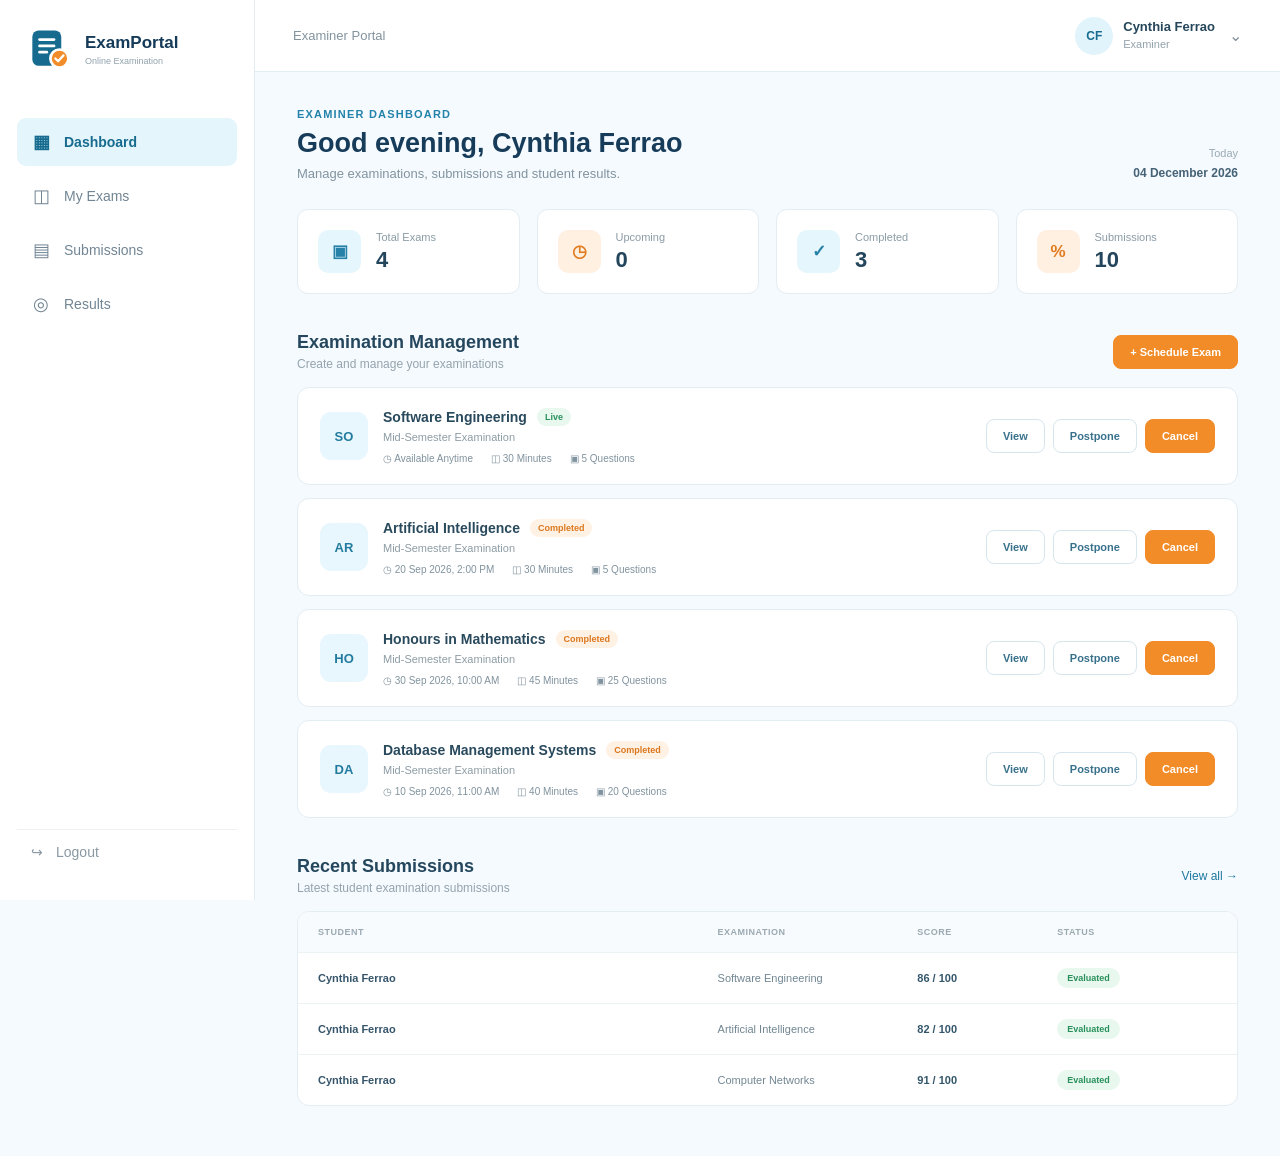
<file: examiner.html>
<!DOCTYPE html>

<html lang="en">
<head>
<meta charset="utf-8"/>
<meta content="width=device-width, initial-scale=1.0" name="viewport"/>
<title>Examiner Dashboard | ExamPortal</title>
<link href="style.css" rel="stylesheet"/>
<style>
        .portal-section {
            display: none;
        }

        .portal-section.active-section {
            display: block;
        }

        .management-form {
            background: white;
            border: 1px solid #e3eaee;
            border-radius: 10px;
            padding: 24px;
            margin-top: 20px;
            box-shadow: 0 4px 14px rgba(30, 55, 70, 0.06);
        }

        .management-form h3 {
            margin: 0 0 6px;
            color: #29485a;
        }

        .management-form p {
            color: #7a8b95;
            font-size: 13px;
            margin-bottom: 20px;
        }

        .form-grid {
            display: grid;
            grid-template-columns: repeat(2, 1fr);
            gap: 16px;
        }

        .form-group {
            display: flex;
            flex-direction: column;
        }

        .form-group.full {
            grid-column: 1 / -1;
        }

        .form-group label {
            font-size: 12px;
            font-weight: 600;
            color: #536b78;
            margin-bottom: 7px;
        }

        .form-group input,
        .form-group select {
            padding: 11px 12px;
            border: 1px solid #d7e1e6;
            border-radius: 7px;
            font-size: 13px;
            outline: none;
            color: #36556a;
        }

        .form-group input:focus,
        .form-group select:focus {
            border-color: #176B8F;
        }

        .form-actions {
            display: flex;
            gap: 10px;
            margin-top: 20px;
        }

        .cancel-btn {
            padding: 10px 18px;
            border: 1px solid #d5dfe4;
            background: white;
            color: #637680;
            border-radius: 7px;
            cursor: pointer;
            font-size: 13px;
        }

        .cancel-btn:hover {
            background: #f5f7f8;
        }

        .exam-details {
            background: white;
            border: 1px solid #e3eaee;
            border-radius: 10px;
            padding: 22px;
            margin-top: 20px;
        }

        .exam-details-grid {
            display: grid;
            grid-template-columns: repeat(2, 1fr);
            gap: 15px;
            margin-top: 18px;
        }

        .detail-box {
            background: #f7fafb;
            padding: 14px;
            border-radius: 7px;
        }

        .detail-box span {
            display: block;
            font-size: 11px;
            color: #82929b;
            margin-bottom: 5px;
        }

        .detail-box strong {
            color: #36556a;
            font-size: 14px;
        }

        .tab-title {
            margin-bottom: 22px;
        }

        .tab-title h2 {
            margin-bottom: 5px;
        }

        .tab-title p {
            color: #7a8b95;
            font-size: 13px;
        }

        .empty-message {
            background: white;
            border: 1px solid #e3eaee;
            border-radius: 10px;
            padding: 35px;
            text-align: center;
            color: #7a8b95;
        }

        .cancelled-card {
            opacity: 0.7;
        }

        .cancelled-status {
            background: #f3e5e5 !important;
            color: #a14c4c !important;
        }

        @media (max-width: 700px) {
            .form-grid,
            .exam-details-grid {
                grid-template-columns: 1fr;
            }

            .form-group.full {
                grid-column: auto;
            }
        }
    </style>
</head>
<body>
<div class="dashboard">
<aside class="sidebar">
<div class="sidebar-brand">
<div class="portal-logo">
<svg viewbox="0 0 52 52" xmlns="http://www.w3.org/2000/svg">
<rect fill="#176B8F" height="39" rx="7" width="32" x="7" y="5"></rect>
<path d="M15 15H31" stroke="white" stroke-linecap="round" stroke-width="3"></path>
<path d="M15 22H31" stroke="white" stroke-linecap="round" stroke-width="3"></path>
<path d="M15 29H23" stroke="white" stroke-linecap="round" stroke-width="3"></path>
<circle cx="37" cy="36" fill="#F28C28" r="10" stroke="white" stroke-width="3"></circle>
<path d="M32.5 36L35.5 39L41.5 32.5" fill="none" stroke="white" stroke-linecap="round" stroke-linejoin="round" stroke-width="2.5"></path>
</svg>
</div>
<div>
<h2>ExamPortal</h2>
<span>Online Examination</span>
</div>
</div>
<nav>
<a class="nav-item active" href="#" id="dashboardTab" onclick="showSection('dashboardSection', this)">
<span>▦</span>
                Dashboard
            </a>
<a class="nav-item" href="#" onclick="showSection('examsSection', this); renderExams()">
<span>◫</span>
                My Exams
            </a>
<a class="nav-item" href="#" onclick="showSection('submissionsSection', this)">
<span>▤</span>
                Submissions
            </a>
<a class="nav-item" href="#" onclick="showSection('resultsSection', this)">
<span>◎</span>
                Results
            </a>
</nav>
<a class="logout" href="index.html">
<span>↪</span>
            Logout
        </a>
</aside>
<main class="main-content">
<header class="topbar">
<div class="mobile-menu">
                ☰
            </div>
<div class="topbar-title">
                Examiner Portal
            </div>
<div class="profile">
<div class="profile-avatar">
                    CF
                </div>
<div class="profile-info">
<strong>Cynthia Ferrao</strong>
<span>Examiner</span>
</div>
<span class="profile-arrow">
                    ⌄
                </span>
</div>
</header>
<section class="content">
<!-- ================= DASHBOARD ================= -->
<div class="portal-section active-section" id="dashboardSection">
<div class="welcome">
<div>
<p class="welcome-label">
                            EXAMINER DASHBOARD
                        </p>
<h1 id="welcomeMessage">
                            Good afternoon, Cynthia Ferrao
                        </h1>
<p>
                            Manage examinations, submissions and student results.
                        </p>
</div>
<div class="welcome-date">
<span>
                            Today
                        </span>
<strong id="currentExaminerDate">15 September 2026</strong>
</div>
</div>
<div class="stats-grid">
<div class="stat-card">
<div class="stat-icon blue">
                            ▣
                        </div>
<div>
<span>Total Exams</span>
<strong>08</strong>
</div>
</div>
<div class="stat-card">
<div class="stat-icon orange">
                            ◷
                        </div>
<div>
<span>Upcoming</span>
<strong id="upcomingCount">02</strong>
</div>
</div>
<div class="stat-card">
<div class="stat-icon blue">
                            ✓
                        </div>
<div>
<span>Completed</span>
<strong>05</strong>
</div>
</div>
<div class="stat-card">
<div class="stat-icon orange">
                            %
                        </div>
<div>
<span>Submissions</span>
<strong>126</strong>
</div>
</div>
</div>
<div class="section-header">
<div>
<h2>Examination Management</h2>
<p>Create and manage your examinations</p>
</div>
<button class="start-btn" onclick="openScheduleForm()">
                        + Schedule Exam
                    </button>
</div>
<div class="exam-list" id="dashboardExamList">
</div>
<div class="section-header results-heading">
<div>
<h2>
                            Recent Submissions
                        </h2>
<p>
                            Latest student examination submissions
                        </p>
</div>
<button class="view-all" onclick="showSection('submissionsSection', document.querySelectorAll('.nav-item')[2])">
                        View all →
                    </button>
</div>
<div class="results-card">
<div class="result-row result-head">
<span>STUDENT</span>
<span>EXAMINATION</span>
<span>SCORE</span>
<span>STATUS</span>
</div>
<div class="result-row">
<span class="result-name">
                            Cynthia Ferrao
                        </span>
<span>
                            Software Engineering
                        </span>
<strong>
                            86 / 100
                        </strong>
<span class="result-status passed">
                            Evaluated
                        </span>
</div>
<div class="result-row">
<span class="result-name">
                            Cynthia Ferrao
                        </span>
<span>
                            Artificial Intelligence
                        </span>
<strong>
                            82 / 100
                        </strong>
<span class="result-status passed">
                            Evaluated
                        </span>
</div>
<div class="result-row">
<span class="result-name">
                            Cynthia Ferrao
                        </span>
<span>
                            Computer Networks
                        </span>
<strong>
                            91 / 100
                        </strong>
<span class="result-status passed">
                            Evaluated
                        </span>
</div>
</div>
</div>
<!-- ================= MY EXAMS ================= -->
<div class="portal-section" id="examsSection">
<div class="tab-title">
<h2>My Exams</h2>
<p>
                        View and manage all examinations created by Cynthia Ferrao.
                    </p>
</div>
<div class="section-header">
<div>
<h2>Examination Management</h2>
<p>Manage scheduled, live and cancelled examinations.</p>
</div>
<button class="start-btn" onclick="openScheduleForm()">
                        + Schedule Exam
                    </button>
</div>
<div class="exam-list" id="allExamList"></div>
</div>
<!-- ================= SUBMISSIONS ================= -->
<div class="portal-section" id="submissionsSection">
<div class="tab-title">
<h2>Submissions</h2>
<p>
                        View student examination submissions.
                    </p>
</div>
<div class="results-card">
<div class="result-row result-head">
<span>STUDENT</span>
<span>EXAMINATION</span>
<span>SCORE</span>
<span>STATUS</span>
</div>
<div class="result-row">
<span class="result-name">
                            Cynthia Ferrao
                        </span>
<span>
                            Software Engineering
                        </span>
<strong>
                            86 / 100
                        </strong>
<span class="result-status passed">
                            Evaluated
                        </span>
</div>
<div class="result-row">
<span class="result-name">
                            Cynthia Ferrao
                        </span>
<span>
                            Artificial Intelligence
                        </span>
<strong>
                            82 / 100
                        </strong>
<span class="result-status passed">
                            Evaluated
                        </span>
</div>
<div class="result-row">
<span class="result-name">
                            Cynthia Ferrao
                        </span>
<span>
                            Honours in Mathematics
                        </span>
<strong>
                            88 / 100
                        </strong>
<span class="result-status passed">
                            Evaluated
                        </span>
</div>
</div>
</div>
<!-- ================= RESULTS ================= -->
<div class="portal-section" id="resultsSection">
<div class="tab-title">
<h2>Results</h2>
<p>
                        View student examination performance and results.
                    </p>
</div>
<div class="stats-grid">
<div class="stat-card">
<div class="stat-icon blue">
                            %
                        </div>
<div>
<span>Average Score</span>
<strong>85%</strong>
</div>
</div>
<div class="stat-card">
<div class="stat-icon orange">
                            ✓
                        </div>
<div>
<span>Passed</span>
<strong>05</strong>
</div>
</div>
<div class="stat-card">
<div class="stat-icon blue">
                            ▣
                        </div>
<div>
<span>Evaluated</span>
<strong>126</strong>
</div>
</div>
<div class="stat-card">
<div class="stat-icon orange">
                            ★
                        </div>
<div>
<span>Best Score</span>
<strong>92%</strong>
</div>
</div>
</div>
<div class="section-header results-heading">
<div>
<h2>
                            Student Results
                        </h2>
<p>
                            Examination-wise student performance.
                        </p>
</div>
</div>
<div class="results-card">
<div class="result-row result-head">
<span>STUDENT</span>
<span>EXAMINATION</span>
<span>SCORE</span>
<span>STATUS</span>
</div>
<div class="result-row">
<span class="result-name">
                            Cynthia Ferrao
                        </span>
<span>
                            Software Engineering
                        </span>
<strong>
                            86 / 100
                        </strong>
<span class="result-status passed">
                            Passed
                        </span>
</div>
<div class="result-row">
<span class="result-name">
                            Cynthia Ferrao
                        </span>
<span>
                            Artificial Intelligence
                        </span>
<strong>
                            82 / 100
                        </strong>
<span class="result-status passed">
                            Passed
                        </span>
</div>
<div class="result-row">
<span class="result-name">
                            Cynthia Ferrao
                        </span>
<span>
                            Honours in Mathematics
                        </span>
<strong>
                            88 / 100
                        </strong>
<span class="result-status passed">
                            Passed
                        </span>
</div>
</div>
</div>
<!-- ================= SCHEDULE FORM ================= -->
<div class="portal-section" id="scheduleFormSection">
<div class="tab-title">
<h2>Schedule Examination</h2>
<p>
                        Create a new examination.
                    </p>
</div>
<div class="management-form">
<h3>New Examination</h3>
<p>
                        Enter the examination details below.
                    </p>
<div class="form-grid">
<div class="form-group full">
<label>Examination Name</label>
<input id="newExamName" placeholder="Enter examination name" type="text"/>
</div>
<div class="form-group">
<label>Date</label>
<input id="newExamDate" type="date"/>
</div>
<div class="form-group">
<label>Time</label>
<input id="newExamTime" type="time"/>
</div>
<div class="form-group">
<label>Duration (Minutes)</label>
<input id="newExamDuration" min="1" placeholder="30" type="number"/>
</div>
<div class="form-group">
<label>Number of Questions</label>
<input id="newExamQuestions" min="1" placeholder="5" type="number"/>
</div>
</div>
<div class="form-actions">
<button class="cancel-btn" onclick="showSection('dashboardSection', document.querySelectorAll('.nav-item')[0])">
                            Cancel
                        </button>
<button class="start-btn" onclick="saveNewExam()">
                            Schedule Exam
                        </button>
</div>
</div>
</div>
<!-- ================= POSTPONE FORM ================= -->
<div class="portal-section" id="postponeFormSection">
<div class="tab-title">
<h2>Postpone Examination</h2>
<p>
                        Change the date and time of the selected examination.
                    </p>
</div>
<div class="management-form">
<h3 id="postponeExamName">
                        Examination
                    </h3>
<p>
                        Select the new date and time.
                    </p>
<div class="form-grid">
<div class="form-group">
<label>Current Date</label>
<input disabled="" id="currentExamDate" type="text"/>
</div>
<div class="form-group">
<label>Current Time</label>
<input disabled="" id="currentExamTime" type="text"/>
</div>
<div class="form-group">
<label>New Date</label>
<input id="postponeDate" type="date"/>
</div>
<div class="form-group">
<label>New Time</label>
<input id="postponeTime" type="time"/>
</div>
</div>
<div class="form-actions">
<button class="cancel-btn" onclick="showSection('examsSection', document.querySelectorAll('.nav-item')[1])">
                            Cancel
                        </button>
<button class="start-btn" onclick="savePostponedExam()">
                            Save Changes
                        </button>
</div>
</div>
</div>
<!-- ================= DETAILS ================= -->
<div class="portal-section" id="detailsSection">
<div class="tab-title">
<h2>Examination Details</h2>
<p>
                        Complete information about the selected examination.
                    </p>
</div>
<div class="exam-details">
<h3 id="detailsExamName">
                        Examination
                    </h3>
<div class="exam-details-grid">
<div class="detail-box">
<span>Examiner</span>
<strong>Cynthia Ferrao</strong>
</div>
<div class="detail-box">
<span>Status</span>
<strong id="detailsStatus">Upcoming</strong>
</div>
<div class="detail-box">
<span>Date</span>
<strong id="detailsDate">-</strong>
</div>
<div class="detail-box">
<span>Time</span>
<strong id="detailsTime">-</strong>
</div>
<div class="detail-box">
<span>Duration</span>
<strong id="detailsDuration">-</strong>
</div>
<div class="detail-box">
<span>Questions</span>
<strong id="detailsQuestions">-</strong>
</div>
</div>
<div class="form-actions">
<button class="cancel-btn" onclick="showSection('examsSection', document.querySelectorAll('.nav-item')[1])">
                            Back to My Exams
                        </button>
</div>
</div>
</div>
</section>
</main>
</div>
<script>

/* =========================================================
   EXAM DATA
========================================================= */

const defaultExams = [

    {
        id: "se",
        name: "Software Engineering",
        date: "",
        time: "",
        duration: 30,
        questions: 5,
        status: "Live",
        anytime: true,
        cancelled: false
    },

    {
        id: "ai",
        name: "Artificial Intelligence",
        date: "2026-09-20",
        time: "14:00",
        duration: 30,
        questions: 5,
        status: "Upcoming",
        anytime: false,
        cancelled: false
    },

    {
        id: "math",
        name: "Honours in Mathematics",
        date: "2026-09-30",
        time: "",
        duration: 45,
        questions: 25,
        status: "Upcoming",
        anytime: false,
        cancelled: false
    }

];


let exams = JSON.parse(localStorage.getItem("examPortalExams"));

if (!exams) {

    exams = defaultExams;

    localStorage.setItem(
        "examPortalExams",
        JSON.stringify(exams)
    );

}


let selectedExamId = null;


/* =========================================================
   GREETING
========================================================= */

function updateGreeting() {

    const hour = new Date().getHours();

    let greeting;

    if (hour < 12) {
        greeting = "Good morning";
    }
    else if (hour < 18) {
        greeting = "Good afternoon";
    }
    else {
        greeting = "Good evening";
    }

    document.getElementById("welcomeMessage").textContent =
        greeting + ", Cynthia Ferrao";

}

updateGreeting();


/* =========================================================
   SECTION SWITCHING
========================================================= */

function showSection(sectionId, clickedTab) {

    document.querySelectorAll(".portal-section").forEach(section => {

        section.classList.remove("active-section");

    });


    document.getElementById(sectionId).classList.add("active-section");


    document.querySelectorAll(".nav-item").forEach(item => {

        item.classList.remove("active");

    });


    if (clickedTab) {

        clickedTab.classList.add("active");

    }


    if (sectionId === "dashboardSection") {

        renderDashboardExams();

    }

}


/* =========================================================
   STATUS UPDATE
========================================================= */

function updateExamStatuses() {

    const now = new Date();

    exams.forEach(exam => {

        if (exam.cancelled) {

            exam.status = "Cancelled";
            return;

        }


        if (exam.anytime) {

            exam.status = "Live";
            return;

        }


        if (exam.date) {

            const examDateTime = new Date(
                exam.date + "T" + (exam.time || "00:00")
            );


            if (now >= examDateTime) {

                exam.status = "Live";

            }
            else {

                exam.status = "Upcoming";

            }

        }

    });


    saveExams();

}


/* =========================================================
   SAVE EXAMS
========================================================= */

function saveExams() {

    localStorage.setItem(
        "examPortalExams",
        JSON.stringify(exams)
    );

}


/* =========================================================
   FORMAT DATE
========================================================= */

function formatDate(date) {

    if (!date) {

        return "Available Anytime";

    }

    const d = new Date(date + "T00:00:00");

    return d.toLocaleDateString("en-GB", {

        day: "2-digit",
        month: "short",
        year: "numeric"

    });

}


/* =========================================================
   FORMAT TIME
========================================================= */

function formatTime(time) {

    if (!time) {

        return "";

    }

    const parts = time.split(":");

    let hour = Number(parts[0]);

    const minute = parts[1];

    const suffix = hour >= 12 ? "PM" : "AM";

    hour = hour % 12 || 12;

    return hour + ":" + minute + " " + suffix;

}


/* =========================================================
   EXAM ICON
========================================================= */

function getExamIcon(name) {

    if (name.toLowerCase().includes("artificial")) {

        return "AI";

    }

    if (name.toLowerCase().includes("mathematics")) {

        return "HM";

    }

    if (name.toLowerCase().includes("software")) {

        return "SE";

    }

    return name.substring(0, 2).toUpperCase();

}


/* =========================================================
   RENDER EXAM CARD
========================================================= */

function createExamCard(exam) {

    let metaDate;

    if (exam.anytime) {

        metaDate = "◷ Available Anytime";

    }
    else {

        metaDate =
            "◷ " +
            formatDate(exam.date) +
            (exam.time ? ", " + formatTime(exam.time) : "");

    }


    let statusClass = "upcoming";

    if (exam.status === "Live") {

        statusClass = "available";

    }

    if (exam.status === "Cancelled") {

        statusClass = "cancelled-status";

    }


    const cardClass =
        exam.cancelled
            ? "exam-card-dashboard cancelled-card"
            : "exam-card-dashboard";


    return `

        <div class="${cardClass}">

            <div class="exam-main">

                <div class="exam-icon">
                    ${getExamIcon(exam.name)}
                </div>

                <div class="exam-info">

                    <div class="exam-title-row">

                        <h3>
                            ${exam.name}
                        </h3>

                        <span class="status ${statusClass}">
                            ${exam.status}
                        </span>

                    </div>

                    <p>
                        Mid-Semester Examination
                    </p>

                    <div class="exam-meta">

                        <span>
                            ${metaDate}
                        </span>

                        <span>
                            ◫ ${exam.duration} Minutes
                        </span>

                        <span>
                            ▣ ${exam.questions} Questions
                        </span>

                    </div>

                </div>

            </div>


            <div style="display:flex; gap:8px; flex-wrap:wrap;">

                <button
                    class="outline-btn"
                    onclick="viewExam('${exam.id}')">
                    View
                </button>

                ${
                    exam.cancelled
                    ? ""
                    : `
                        <button
                            class="outline-btn"
                            onclick="openPostpone('${exam.id}')">
                            Postpone
                        </button>

                        <button
                            class="start-btn"
                            onclick="cancelSelectedExam('${exam.id}')">
                            Cancel
                        </button>
                    `
                }

            </div>

        </div>

    `;

}


/* =========================================================
   RENDER DASHBOARD EXAMS
========================================================= */

function renderDashboardExams() {

    updateExamStatuses();

    const container =
        document.getElementById("dashboardExamList");

    container.innerHTML =
        exams.map(createExamCard).join("");

    updateUpcomingCount();

}


/* =========================================================
   RENDER MY EXAMS
========================================================= */

function renderExams() {

    updateExamStatuses();

    const container =
        document.getElementById("allExamList");

    container.innerHTML =
        exams.map(createExamCard).join("");

    updateUpcomingCount();

}


/* =========================================================
   UPCOMING COUNT
========================================================= */

function updateUpcomingCount() {

    const count =
        exams.filter(exam =>
            exam.status === "Upcoming"
        ).length;

    document.getElementById("upcomingCount").textContent =
        String(count).padStart(2, "0");

}


/* =========================================================
   SCHEDULE FORM
========================================================= */

function openScheduleForm() {

    document.getElementById("newExamName").value = "";
    document.getElementById("newExamDate").value = "";
    document.getElementById("newExamTime").value = "";
    document.getElementById("newExamDuration").value = "";
    document.getElementById("newExamQuestions").value = "";


    showSection(
        "scheduleFormSection",
        null
    );

}


/* =========================================================
   SAVE NEW EXAM
========================================================= */

function saveNewExam() {

    const name =
        document.getElementById("newExamName").value.trim();

    const date =
        document.getElementById("newExamDate").value;

    const time =
        document.getElementById("newExamTime").value;

    const duration =
        document.getElementById("newExamDuration").value;

    const questions =
        document.getElementById("newExamQuestions").value;


    if (!name || !date || !time || !duration || !questions) {

        alert("Please fill in all examination details.");

        return;

    }


    const newExam = {

        id: "exam_" + Date.now(),

        name: name,

        date: date,

        time: time,

        duration: Number(duration),

        questions: Number(questions),

        status: "Upcoming",

        anytime: false,

        cancelled: false

    };


    exams.push(newExam);

    saveExams();

    alert("Examination scheduled successfully.");


    showSection(
        "examsSection",
        document.querySelectorAll(".nav-item")[1]
    );

    renderExams();

}


/* =========================================================
   VIEW EXAM
========================================================= */

function viewExam(id) {

    const exam =
        exams.find(item => item.id === id);

    if (!exam) return;


    selectedExamId = id;


    document.getElementById("detailsExamName").textContent =
        exam.name;

    document.getElementById("detailsStatus").textContent =
        exam.status;

    document.getElementById("detailsDate").textContent =
        exam.anytime
            ? "Available Anytime"
            : formatDate(exam.date);

    document.getElementById("detailsTime").textContent =
        exam.anytime
            ? "Anytime"
            : formatTime(exam.time) || "Not specified";

    document.getElementById("detailsDuration").textContent =
        exam.duration + " Minutes";

    document.getElementById("detailsQuestions").textContent =
        exam.questions;


    showSection("detailsSection", null);

}


/* =========================================================
   POSTPONE
========================================================= */

function openPostpone(id) {

    const exam =
        exams.find(item => item.id === id);

    if (!exam) return;


    selectedExamId = id;


    document.getElementById("postponeExamName").textContent =
        exam.name;

    document.getElementById("currentExamDate").value =
        exam.anytime
            ? "Available Anytime"
            : formatDate(exam.date);

    document.getElementById("currentExamTime").value =
        exam.anytime
            ? "Anytime"
            : formatTime(exam.time) || "Not specified";


    document.getElementById("postponeDate").value =
        exam.date || "";

    document.getElementById("postponeTime").value =
        exam.time || "";


    showSection("postponeFormSection", null);

}


/* =========================================================
   SAVE POSTPONED EXAM
========================================================= */

function savePostponedExam() {

    const exam =
        exams.find(item => item.id === selectedExamId);

    if (!exam) return;


    const newDate =
        document.getElementById("postponeDate").value;

    const newTime =
        document.getElementById("postponeTime").value;


    if (!newDate || !newTime) {

        alert("Please select the new date and time.");

        return;

    }


    exam.date = newDate;

    exam.time = newTime;

    exam.anytime = false;

    exam.cancelled = false;

    exam.status = "Upcoming";


    saveExams();


    alert("Examination postponed successfully.");


    showSection(
        "examsSection",
        document.querySelectorAll(".nav-item")[1]
    );

    renderExams();

}


/* =========================================================
   CANCEL EXAM
========================================================= */

function cancelSelectedExam(id) {

    const exam =
        exams.find(item => item.id === id);

    if (!exam) return;


    const confirmCancel =
        confirm(
            "Are you sure you want to cancel " +
            exam.name +
            "?"
        );


    if (!confirmCancel) {

        return;

    }


    exam.cancelled = true;

    exam.status = "Cancelled";


    saveExams();


    alert(
        exam.name +
        " has been cancelled successfully."
    );


    renderDashboardExams();

    renderExams();

}


/* =========================================================
   INITIAL LOAD
========================================================= */

updateExamStatuses();

renderDashboardExams();

</script>
<script src="portal-data.js"></script>
</body>
</html>
</file>
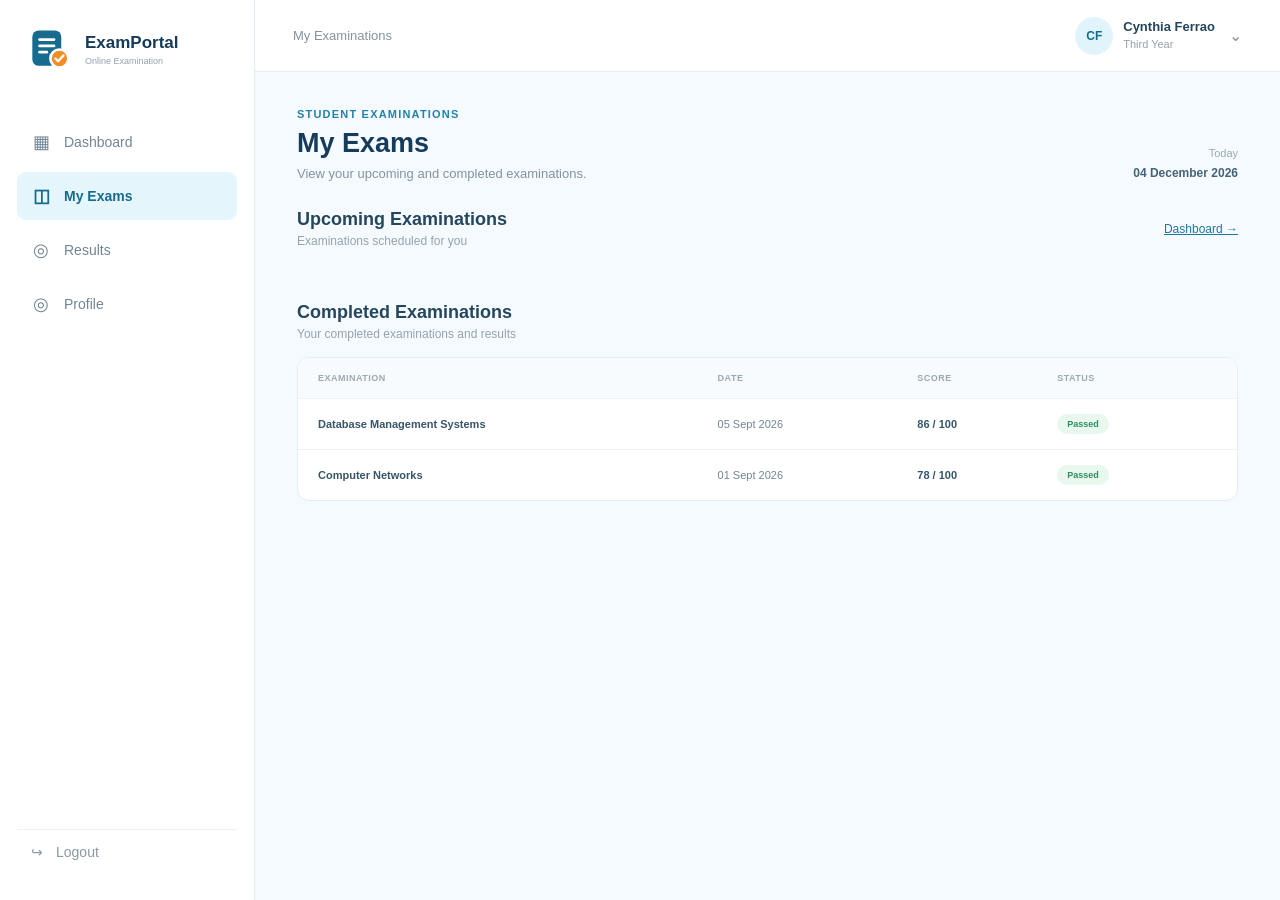
<file: my-exams.html>
<!DOCTYPE html>

<html lang="en">
<head>
<meta charset="utf-8"/>
<meta content="width=device-width, initial-scale=1.0" name="viewport"/>
<title>My Exams | ExamPortal</title>
<link href="style.css" rel="stylesheet"/>
</head>
<body>
<div class="dashboard">
<aside class="sidebar">
<div class="sidebar-brand">
<div class="portal-logo">
<svg viewbox="0 0 52 52" xmlns="http://www.w3.org/2000/svg">
<rect fill="#176B8F" height="39" rx="7" width="32" x="7" y="5"></rect>
<path d="M15 15H31" stroke="white" stroke-linecap="round" stroke-width="3"></path>
<path d="M15 22H31" stroke="white" stroke-linecap="round" stroke-width="3"></path>
<path d="M15 29H23" stroke="white" stroke-linecap="round" stroke-width="3"></path>
<circle cx="37" cy="36" fill="#F28C28" r="10" stroke="white" stroke-width="3"></circle>
<path d="M32.5 36L35.5 39L41.5 32.5" fill="none" stroke="white" stroke-linecap="round" stroke-linejoin="round" stroke-width="2.5"></path>
</svg>
</div>
<div>
<h2>ExamPortal</h2>
<span>Online Examination</span>
</div>
</div>
<nav>
<a class="nav-item" href="student.html">
<span>▦</span>
                Dashboard
            </a>
<a class="nav-item active" href="my-exams.html">
<span>◫</span>
                My Exams
            </a>
<a class="nav-item" href="result.html">
<span>◎</span>
                Results
            </a>
<a class="nav-item" href="profile.html">
<span>◎</span>
                Profile
            </a>
</nav>
<a class="logout" href="index.html">
<span>↪</span>
            Logout
        </a>
</aside>
<main class="main-content">
<!-- TOP BAR -->
<header class="topbar">
<div class="mobile-menu">
                ☰
            </div>
<div class="topbar-title">
                My Examinations
            </div>
<div class="profile">
<div class="profile-avatar">
                    CF
                </div>
<div class="profile-info">
<strong>Cynthia Ferrao</strong>
<span>Third Year</span>
</div>
<span class="profile-arrow">
                    ⌄
                </span>
</div>
</header>
<section class="content">
<!-- PAGE HEADING -->
<div class="welcome">
<div>
<p class="welcome-label">
                        STUDENT EXAMINATIONS
                    </p>
<h1>
                        My Exams
                    </h1>
<p>
                        View your upcoming and completed examinations.
                    </p>
</div>
<div class="welcome-date">
<span>
                        Today
                    </span>
<strong id="myExamDate">
                        15 September 2026
                    </strong>
</div>
</div>
<!-- UPCOMING EXAMINATIONS -->
<div class="section-header">
<div>
<h2>
                        Upcoming Examinations
                    </h2>
<p>
                        Examinations scheduled for you
                    </p>
</div>
<a class="view-all" href="student.html">
                    Dashboard →
                </a>
</div>
<div class="exam-list"></div>
<!-- COMPLETED EXAMINATIONS -->
<div class="section-header results-heading">
<div>
<h2>
                        Completed Examinations
                    </h2>
<p>
                        Your completed examinations and results
                    </p>
</div>
</div>
<div class="results-card">
<div class="result-row result-head">
<span>EXAMINATION</span>
<span>DATE</span>
<span>SCORE</span>
<span>STATUS</span>
</div>
<div class="result-row">
<span class="result-name">
                        Database Management Systems
                    </span>
<span>
                        05 Sept 2026
                    </span>
<strong>
                        86 / 100
                    </strong>
<span class="result-status passed">
                        Passed
                    </span>
</div>
<div class="result-row">
<span class="result-name">
                        Computer Networks
                    </span>
<span>
                        01 Sept 2026
                    </span>
<strong>
                        78 / 100
                    </strong>
<span class="result-status passed">
                        Passed
                    </span>
</div>
</div>
</section>
</main>
</div>
<script>


/* =========================================
   SOFTWARE ENGINEERING
========================================= */

function startSoftwareEngineering() {

    localStorage.setItem(
        "selectedExam",
        "Software Engineering"
    );

}


/* =========================================
   ARTIFICIAL INTELLIGENCE
========================================= */

function updateAIExamStatus() {

    const examDate =
        new Date("2026-09-20T14:00:00");

    const attempted =
        localStorage.getItem("aiExamAttempted") === "true";

    const status =
        document.getElementById("aiStatus");

    const action =
        document.getElementById("aiAction");

    const now =
        new Date();


    /* AFTER STUDENT HAS COMPLETED AI EXAM */

    if (attempted) {

        status.textContent =
            "Completed";

        status.className =
            "status completed";

        action.innerHTML = `
            <a
                href="result.html"
                class="start-btn">

                View Result →

            </a>
        `;

        return;

    }


    /* BEFORE 20 SEPTEMBER 2026, 2 PM */

    if (now < examDate) {

        status.textContent =
            "Upcoming";

        status.className =
            "status upcoming";

        action.innerHTML = `
            <button
                class="outline-btn"
                onclick="showAIExamDetails()">

                View Details

            </button>
        `;

        return;

    }


    /* FROM 20 SEPTEMBER 2026, 2 PM */

    status.textContent =
        "Live";

    status.className =
        "status available";

    action.innerHTML = `
        <button
            class="start-btn"
            onclick="startAIExam()">

            Start Exam →

        </button>
    `;

}


/* START AI EXAM */

function startAIExam() {

    localStorage.setItem(
        "selectedExam",
        "Artificial Intelligence"
    );

    window.location.href =
        "exam.html";

}


/* AI DETAILS */

function showAIExamDetails() {

    alert(
        "Artificial Intelligence\n\n" +
        "Mid-Semester Examination\n" +
        "Date: 20 September 2026\n" +
        "Time: 2:00 PM\n" +
        "Duration: 30 Minutes\n" +
        "Questions: 5"
    );

}


/* =========================================
   HONOURS IN MATHEMATICS
========================================= */

function showMathExamDetails() {

    alert(
        "Honours in Mathematics\n\n" +
        "Mid-Semester Examination\n" +
        "Date: 30 September 2026\n" +
        "Duration: 45 Minutes\n" +
        "Questions: 25"
    );

}


/* =========================================
   PAGE INITIALISATION
========================================= */

updateAIExamStatus();

</script>
<script src="portal-data.js"></script>
</body>
</html>
</file>
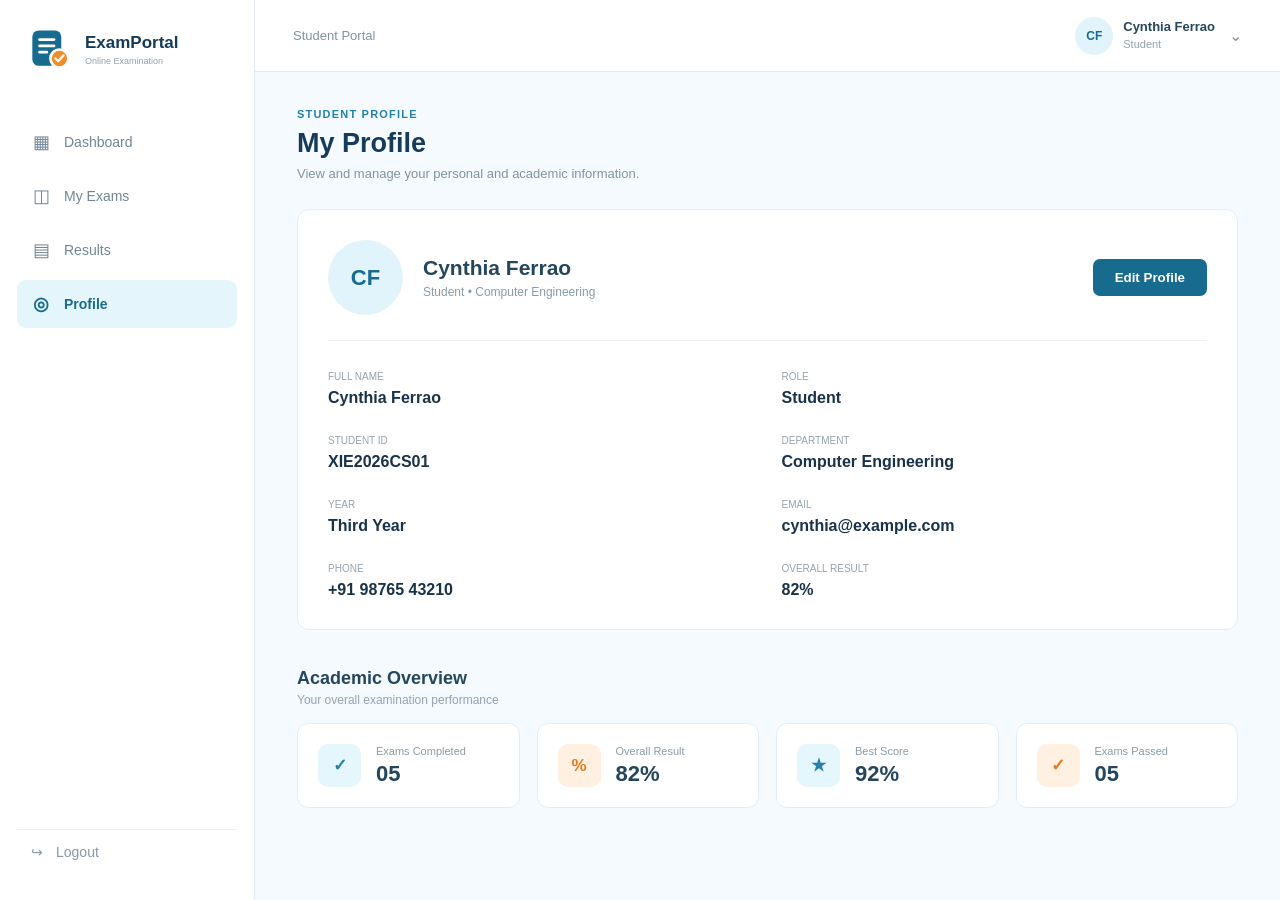
<file: profile.html>
<!DOCTYPE html>
<html lang="en">

<head>
    <meta charset="UTF-8">
    <meta name="viewport" content="width=device-width, initial-scale=1.0">
    <title>Profile | ExamPortal</title>
    <link rel="stylesheet" href="style.css">
</head>

<body>

<div class="dashboard">

    <aside class="sidebar">

        <div class="sidebar-brand">

            <div class="portal-logo">

                <svg viewBox="0 0 52 52" xmlns="http://www.w3.org/2000/svg">

                    <rect x="7" y="5" width="32" height="39" rx="7"
                          fill="#176B8F"/>

                    <path d="M15 15H31"
                          stroke="white"
                          stroke-width="3"
                          stroke-linecap="round"/>

                    <path d="M15 22H31"
                          stroke="white"
                          stroke-width="3"
                          stroke-linecap="round"/>

                    <path d="M15 29H23"
                          stroke="white"
                          stroke-width="3"
                          stroke-linecap="round"/>

                    <circle cx="37" cy="36" r="10"
                            fill="#F28C28"
                            stroke="white"
                            stroke-width="3"/>

                    <path d="M32.5 36L35.5 39L41.5 32.5"
                          fill="none"
                          stroke="white"
                          stroke-width="2.5"
                          stroke-linecap="round"
                          stroke-linejoin="round"/>

                </svg>

            </div>

            <div>
                <h2>ExamPortal</h2>
                <span>Online Examination</span>
            </div>

        </div>


        <nav>

            <a href="student.html" class="nav-item">
                <span>▦</span>
                Dashboard
            </a>

            <a href="my-exams.html" class="nav-item">
                <span>◫</span>
                My Exams
            </a>

            <a href="result.html" class="nav-item">
                <span>▤</span>
                Results
            </a>

            <a href="profile.html" class="nav-item active">
                <span>◎</span>
                Profile
            </a>

        </nav>


        <a href="index.html" class="logout">
            <span>↪</span>
            Logout
        </a>

    </aside>



    <main class="main-content">


        <header class="topbar">

            <div class="mobile-menu">
                ☰
            </div>

            <div class="topbar-title">
                Student Portal
            </div>


            <div class="profile">

                <div class="profile-avatar">
                    CF
                </div>

                <div class="profile-info">

                    <strong id="topName">
                        Cynthia Ferrao
                    </strong>

                    <span>
                        Student
                    </span>

                </div>

                <span class="profile-arrow">
                    ⌄
                </span>

            </div>

        </header>



        <section class="content">


            <!-- PAGE HEADING -->

            <div class="welcome">

                <div>

                    <p class="welcome-label">
                        STUDENT PROFILE
                    </p>

                    <h1>
                        My Profile
                    </h1>

                    <p>
                        View and manage your personal and academic information.
                    </p>

                </div>

            </div>



            <!-- PROFILE -->

            <div class="results-card" style="padding:30px;">


                <!-- PROFILE HEADER -->

                <div style="
                    display:flex;
                    align-items:center;
                    justify-content:space-between;
                    gap:20px;
                    padding-bottom:25px;
                    border-bottom:1px solid #edf2f5;
                ">


                    <div style="
                        display:flex;
                        align-items:center;
                        gap:20px;
                    ">


                        <div style="
                            width:75px;
                            height:75px;
                            border-radius:50%;
                            background:#e1f4fb;
                            color:#176b8f;
                            display:flex;
                            align-items:center;
                            justify-content:center;
                            font-size:22px;
                            font-weight:700;
                        ">

                            CF

                        </div>


                        <div>

                            <h2
                                id="profileName"
                                style="
                                    color:#25475d;
                                    font-size:21px;
                                    margin-bottom:5px;
                                ">

                                Cynthia Ferrao

                            </h2>


                            <p style="
                                color:#8a9ba5;
                                font-size:12px;
                            ">

                                Student • Computer Engineering

                            </p>

                        </div>

                    </div>


                    <button
                        id="editButton"
                        onclick="enableEdit()"
                        style="
                            padding:11px 22px;
                            background:#176b8f;
                            color:white;
                            border:none;
                            border-radius:7px;
                            cursor:pointer;
                            font-weight:600;
                        ">

                        Edit Profile

                    </button>

                </div>



                <!-- VIEW PROFILE -->

                <div
                    id="profileView"
                    style="
                        display:grid;
                        grid-template-columns:1fr 1fr;
                        gap:28px;
                        padding-top:30px;
                    ">


                    <div>

                        <span class="profile-label">
                            FULL NAME
                        </span>

                        <strong id="viewName">
                            Cynthia Ferrao
                        </strong>

                    </div>


                    <div>

                        <span class="profile-label">
                            ROLE
                        </span>

                        <strong>
                            Student
                        </strong>

                    </div>


                    <div>

                        <span class="profile-label">
                            STUDENT ID
                        </span>

                        <strong>
                            XIE2026CS01
                        </strong>

                    </div>


                    <div>

                        <span class="profile-label">
                            DEPARTMENT
                        </span>

                        <strong>
                            Computer Engineering
                        </strong>

                    </div>


                    <div>

                        <span class="profile-label">
                            YEAR
                        </span>

                        <strong>
                            Third Year
                        </strong>

                    </div>


                    <div>

                        <span class="profile-label">
                            EMAIL
                        </span>

                        <strong id="viewEmail">
                            cynthia@example.com
                        </strong>

                    </div>


                    <div>

                        <span class="profile-label">
                            PHONE
                        </span>

                        <strong id="viewPhone">
                            +91 98765 43210
                        </strong>

                    </div>


                    <div>

                        <span class="profile-label">
                            OVERALL RESULT
                        </span>

                        <strong>
                            82%
                        </strong>

                    </div>


                </div>



                <!-- EDIT PROFILE -->

                <div
                    id="editForm"
                    style="
                        display:none;
                        padding-top:30px;
                    ">


                    <div style="
                        display:grid;
                        grid-template-columns:1fr 1fr;
                        gap:22px;
                    ">


                        <!-- NAME -->

                        <div>

                            <label class="edit-label">
                                Full Name
                            </label>

                            <input
                                id="nameInput"
                                type="text"
                                value="Cynthia Ferrao"
                                class="profile-input">

                        </div>


                        <!-- EMAIL -->

                        <div>

                            <label class="edit-label">
                                Email Address
                            </label>

                            <input
                                id="emailInput"
                                type="email"
                                value="cynthia@example.com"
                                class="profile-input">

                        </div>


                        <!-- PHONE -->

                        <div>

                            <label class="edit-label">
                                Phone Number
                            </label>

                            <input
                                id="phoneInput"
                                type="text"
                                value="+91 98765 43210"
                                class="profile-input">

                        </div>


                        <!-- STUDENT ID -->

                        <div>

                            <label class="edit-label">
                                Student ID
                            </label>

                            <input
                                type="text"
                                value="XIE2026CS01"
                                disabled
                                class="profile-input disabled-input">

                        </div>


                        <!-- DEPARTMENT -->

                        <div>

                            <label class="edit-label">
                                Department
                            </label>

                            <input
                                type="text"
                                value="Computer Engineering"
                                disabled
                                class="profile-input disabled-input">

                        </div>


                        <!-- YEAR -->

                        <div>

                            <label class="edit-label">
                                Year
                            </label>

                            <input
                                type="text"
                                value="Third Year"
                                disabled
                                class="profile-input disabled-input">

                        </div>

                    </div>



                    <!-- BUTTONS -->

                    <div style="
                        display:flex;
                        justify-content:flex-end;
                        gap:12px;
                        margin-top:28px;
                    ">


                        <button
                            onclick="cancelEdit()"
                            style="
                                padding:11px 22px;
                                border:1px solid #d8e1e6;
                                background:white;
                                color:#536d7c;
                                border-radius:7px;
                                cursor:pointer;
                                font-weight:600;
                            ">

                            Cancel

                        </button>


                        <button
                            onclick="saveProfile()"
                            style="
                                padding:11px 22px;
                                background:#176b8f;
                                color:white;
                                border:none;
                                border-radius:7px;
                                cursor:pointer;
                                font-weight:600;
                            ">

                            Save Changes

                        </button>

                    </div>

                </div>

            </div>



            <!-- ACADEMIC OVERVIEW -->

            <div class="section-header results-heading">

                <div>

                    <h2>
                        Academic Overview
                    </h2>

                    <p>
                        Your overall examination performance
                    </p>

                </div>

            </div>



            <div class="stats-grid">


                <div class="stat-card">

                    <div class="stat-icon blue">
                        ✓
                    </div>

                    <div>

                        <span>
                            Exams Completed
                        </span>

                        <strong>
                            05
                        </strong>

                    </div>

                </div>



                <div class="stat-card">

                    <div class="stat-icon orange">
                        %
                    </div>

                    <div>

                        <span>
                            Overall Result
                        </span>

                        <strong>
                            82%
                        </strong>

                    </div>

                </div>



                <div class="stat-card">

                    <div class="stat-icon blue">
                        ★
                    </div>

                    <div>

                        <span>
                            Best Score
                        </span>

                        <strong>
                            92%
                        </strong>

                    </div>

                </div>



                <div class="stat-card">

                    <div class="stat-icon orange">
                        ✓
                    </div>

                    <div>

                        <span>
                            Exams Passed
                        </span>

                        <strong>
                            05
                        </strong>

                    </div>

                </div>


            </div>


        </section>

    </main>

</div>



<script>

function enableEdit() {

    document.getElementById("profileView").style.display = "grid";

    document.getElementById("profileView").style.display = "none";

    document.getElementById("editForm").style.display = "block";

    document.getElementById("editButton").style.display = "none";

}



function cancelEdit() {

    document.getElementById("profileView").style.display = "grid";

    document.getElementById("editForm").style.display = "none";

    document.getElementById("editButton").style.display = "block";

}



function saveProfile() {

    const name =
        document.getElementById("nameInput").value.trim();

    const email =
        document.getElementById("emailInput").value.trim();

    const phone =
        document.getElementById("phoneInput").value.trim();


    if (name === "" || email === "" || phone === "") {

        alert("Please fill in all editable fields.");

        return;

    }


    document.getElementById("profileName").textContent =
        name;

    document.getElementById("viewName").textContent =
        name;

    document.getElementById("viewEmail").textContent =
        email;

    document.getElementById("viewPhone").textContent =
        phone;

    document.getElementById("topName").textContent =
        name;


    document.getElementById("profileView").style.display =
        "grid";

    document.getElementById("editForm").style.display =
        "none";

    document.getElementById("editButton").style.display =
        "block";


    alert("Profile updated successfully!");

}

</script>


<script src="portal-data.js"></script>
</body>
</html>
</file>
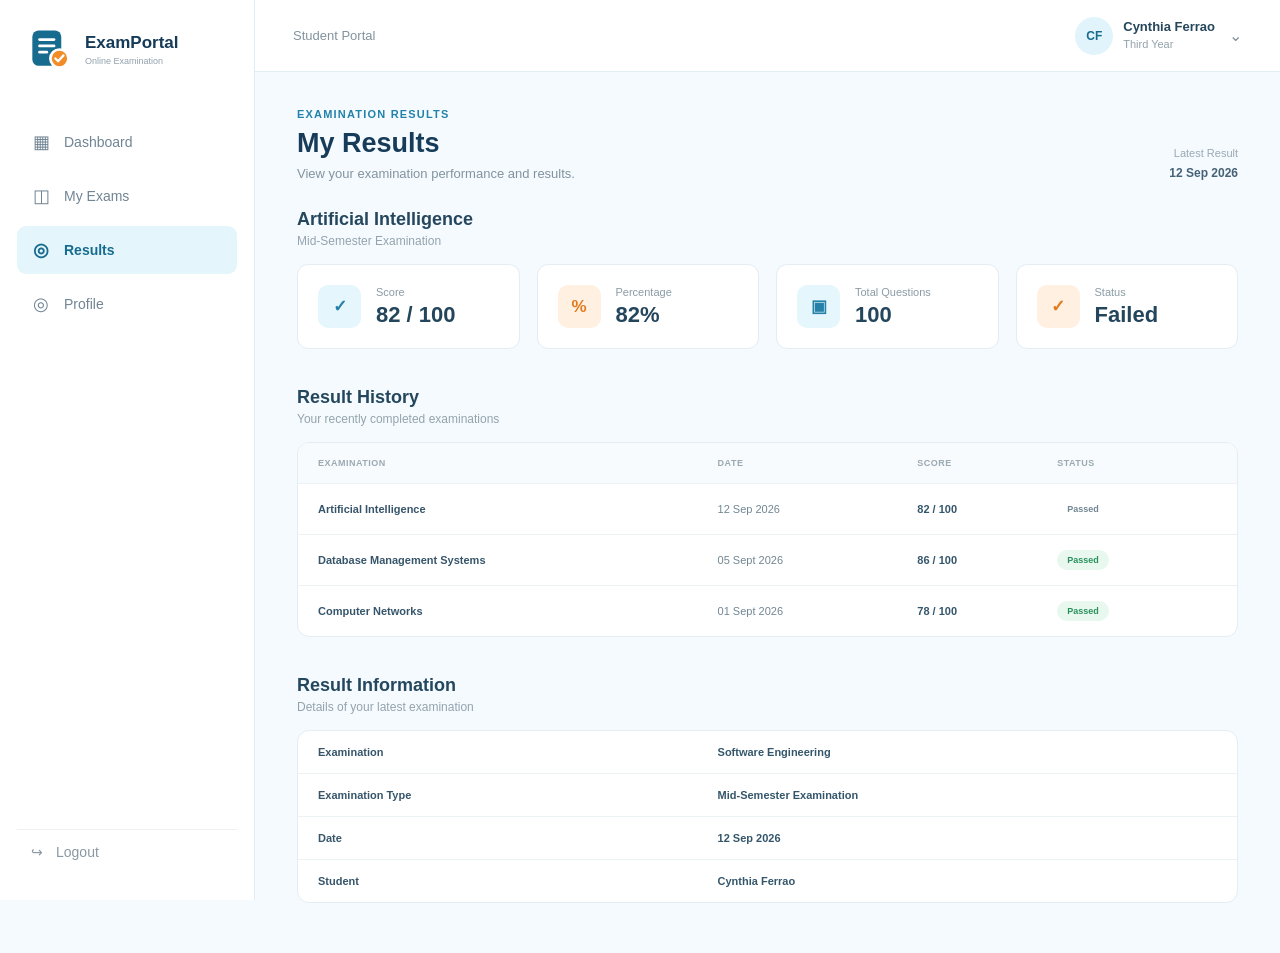
<file: result.html>
<!DOCTYPE html>
<html lang="en">

<head>
    <meta charset="UTF-8">
    <meta name="viewport" content="width=device-width, initial-scale=1.0">
    <title>Results | ExamPortal</title>
    <link rel="stylesheet" href="style.css">
</head>

<body>

<div class="dashboard">

    <aside class="sidebar">

        <div class="sidebar-brand">

            <div class="portal-logo">
                <svg viewBox="0 0 52 52" xmlns="http://www.w3.org/2000/svg">

                    <rect x="7" y="5" width="32" height="39" rx="7" fill="#176B8F"/>

                    <path d="M15 15H31"
                          stroke="white"
                          stroke-width="3"
                          stroke-linecap="round"/>

                    <path d="M15 22H31"
                          stroke="white"
                          stroke-width="3"
                          stroke-linecap="round"/>

                    <path d="M15 29H23"
                          stroke="white"
                          stroke-width="3"
                          stroke-linecap="round"/>

                    <circle cx="37" cy="36" r="10"
                            fill="#F28C28"
                            stroke="white"
                            stroke-width="3"/>

                    <path d="M32.5 36L35.5 39L41.5 32.5"
                          fill="none"
                          stroke="white"
                          stroke-width="2.5"
                          stroke-linecap="round"
                          stroke-linejoin="round"/>

                </svg>
            </div>

            <div>
                <h2>ExamPortal</h2>
                <span>Online Examination</span>
            </div>

        </div>


        <nav>

            <a href="student.html" class="nav-item">
                <span>▦</span>
                Dashboard
            </a>

            <a href="my-exams.html" class="nav-item">
                <span>◫</span>
                My Exams
            </a>

            <a href="result.html" class="nav-item active">
                <span>◎</span>
                Results
            </a>

            <a href="profile.html" class="nav-item">
                <span>◎</span>
                Profile
            </a>

        </nav>


        <a href="index.html" class="logout">
            <span>↪</span>
            Logout
        </a>

    </aside>


    <main class="main-content">


        <!-- TOP BAR -->

        <header class="topbar">

            <div class="mobile-menu">
                ☰
            </div>

            <div class="topbar-title">
                Student Portal
            </div>

            <div class="profile">

                <div class="profile-avatar">
                    CF
                </div>

                <div class="profile-info">
                    <strong>Cynthia Ferrao</strong>
                    <span>Third Year</span>
                </div>

                <span class="profile-arrow">
                    ⌄
                </span>

            </div>

        </header>


        <section class="content">


            <!-- WELCOME -->

            <div class="welcome">

                <div>

                    <p class="welcome-label">
                        EXAMINATION RESULTS
                    </p>

                    <h1>
                        My Results
                    </h1>

                    <p>
                        View your examination performance and results.
                    </p>

                </div>

                <div class="welcome-date">

                    <span>
                        Latest Result
                    </span>

                    <strong id="resultDate">
                        15 September 2026
                    </strong>

                </div>

            </div>


            <!-- RESULT SUMMARY -->

            <div class="section-header">

                <div>

                    <h2 id="examName">
                        Software Engineering
                    </h2>

                    <p>
                        Mid-Semester Examination
                    </p>

                </div>

            </div>


            <div class="stats-grid">


                <!-- SCORE -->

                <div class="stat-card">

                    <div class="stat-icon blue">
                        ✓
                    </div>

                    <div>

                        <span>
                            Score
                        </span>

                        <strong id="score">
                            0 / 5
                        </strong>

                    </div>

                </div>


                <!-- PERCENTAGE -->

                <div class="stat-card">

                    <div class="stat-icon orange">
                        %
                    </div>

                    <div>

                        <span>
                            Percentage
                        </span>

                        <strong id="percentage">
                            0%
                        </strong>

                    </div>

                </div>


                <!-- TOTAL QUESTIONS -->

                <div class="stat-card">

                    <div class="stat-icon blue">
                        ▣
                    </div>

                    <div>

                        <span>
                            Total Questions
                        </span>

                        <strong id="totalQuestions">
                            05
                        </strong>

                    </div>

                </div>


                <!-- STATUS -->

                <div class="stat-card">

                    <div class="stat-icon orange">
                        ✓
                    </div>

                    <div>

                        <span>
                            Status
                        </span>

                        <strong id="status">
                            Passed
                        </strong>

                    </div>

                </div>


            </div>


            <!-- RESULT HISTORY -->

            <div class="section-header results-heading">

                <div>

                    <h2>
                        Result History
                    </h2>

                    <p>
                        Your recently completed examinations
                    </p>

                </div>

            </div>


            <div class="results-card">


                <div class="result-row result-head">

                    <span>
                        EXAMINATION
                    </span>

                    <span>
                        DATE
                    </span>

                    <span>
                        SCORE
                    </span>

                    <span>
                        STATUS
                    </span>

                </div>


                <!-- LATEST RESULT -->

                <div class="result-row">

                    <span
                        class="result-name"
                        id="historyExam">

                        Software Engineering

                    </span>

                    <span id="historyDate">
                        15 Sept 2026
                    </span>

                    <strong id="tableScore">
                        0 / 5
                    </strong>

                    <span
                        class="result-status passed"
                        id="tableStatus">

                        Passed

                    </span>

                </div>


                <!-- OLD RESULT -->

                <div class="result-row">

                    <span class="result-name">
                        Database Management Systems
                    </span>

                    <span>
                        05 Sept 2026
                    </span>

                    <strong>
                        86 / 100
                    </strong>

                    <span class="result-status passed">
                        Passed
                    </span>

                </div>


                <!-- OLD RESULT -->

                <div class="result-row">

                    <span class="result-name">
                        Computer Networks
                    </span>

                    <span>
                        01 Sept 2026
                    </span>

                    <strong>
                        78 / 100
                    </strong>

                    <span class="result-status passed">
                        Passed
                    </span>

                </div>


            </div>


            <!-- RESULT INFORMATION -->

            <div class="section-header results-heading">

                <div>

                    <h2>
                        Result Information
                    </h2>

                    <p>
                        Details of your latest examination
                    </p>

                </div>

            </div>


            <div class="results-card">


                <div class="result-row">

                    <span class="result-name">
                        Examination
                    </span>

                    <strong id="infoExam">
                        Software Engineering
                    </strong>

                </div>


                <div class="result-row">

                    <span class="result-name">
                        Examination Type
                    </span>

                    <strong>
                        Mid-Semester Examination
                    </strong>

                </div>


                <div class="result-row">

                    <span class="result-name">
                        Date
                    </span>

                    <strong id="infoDate">
                        15 September 2026
                    </strong>

                </div>


                <div class="result-row">

                    <span class="result-name">
                        Student
                    </span>

                    <strong>
                        Cynthia Ferrao
                    </strong>

                </div>


            </div>


        </section>

    </main>

</div>


<script>


/* =========================================
   GET LAST SUBMITTED EXAM
========================================= */

const lastExam =
    localStorage.getItem("lastExam") || "Software Engineering";


let score = 0;
let total = 5;


/* =========================================
   GET CORRECT SCORE
========================================= */

if (lastExam === "Artificial Intelligence") {

    score =
        Number(localStorage.getItem("aiExamScore")) || 0;

    total =
        Number(localStorage.getItem("aiExamTotal")) || 5;

}
else {

    score =
        Number(localStorage.getItem("examScore")) || 0;

    total =
        Number(localStorage.getItem("examTotal")) || 5;

}


/* =========================================
   CALCULATE PERCENTAGE
========================================= */

const percentage =
    total > 0
        ? Math.round((score / total) * 100)
        : 0;


const passed =
    percentage >= 40;


/* =========================================
   EXAM NAME
========================================= */

document.getElementById("examName").textContent =
    lastExam;

document.getElementById("historyExam").textContent =
    lastExam;

document.getElementById("infoExam").textContent =
    lastExam;


/* =========================================
   SCORE
========================================= */

document.getElementById("score").textContent =
    score + " / " + total;

document.getElementById("tableScore").textContent =
    score + " / " + total;


/* =========================================
   PERCENTAGE
========================================= */

document.getElementById("percentage").textContent =
    percentage + "%";


/* =========================================
   TOTAL QUESTIONS
========================================= */

document.getElementById("totalQuestions").textContent =
    String(total).padStart(2, "0");


/* =========================================
   PASS / FAIL
========================================= */

document.getElementById("status").textContent =
    passed ? "Passed" : "Failed";

document.getElementById("tableStatus").textContent =
    passed ? "Passed" : "Failed";

document.getElementById("tableStatus").className =
    passed
        ? "result-status passed"
        : "result-status failed";


/* =========================================
   DATE
========================================= */

document.getElementById("resultDate").textContent =
    "15 September 2026";

document.getElementById("historyDate").textContent =
    "15 Sept 2026";

document.getElementById("infoDate").textContent =
    "15 September 2026";


</script>

<script src="portal-data.js"></script>
</body>
</html>
</file>
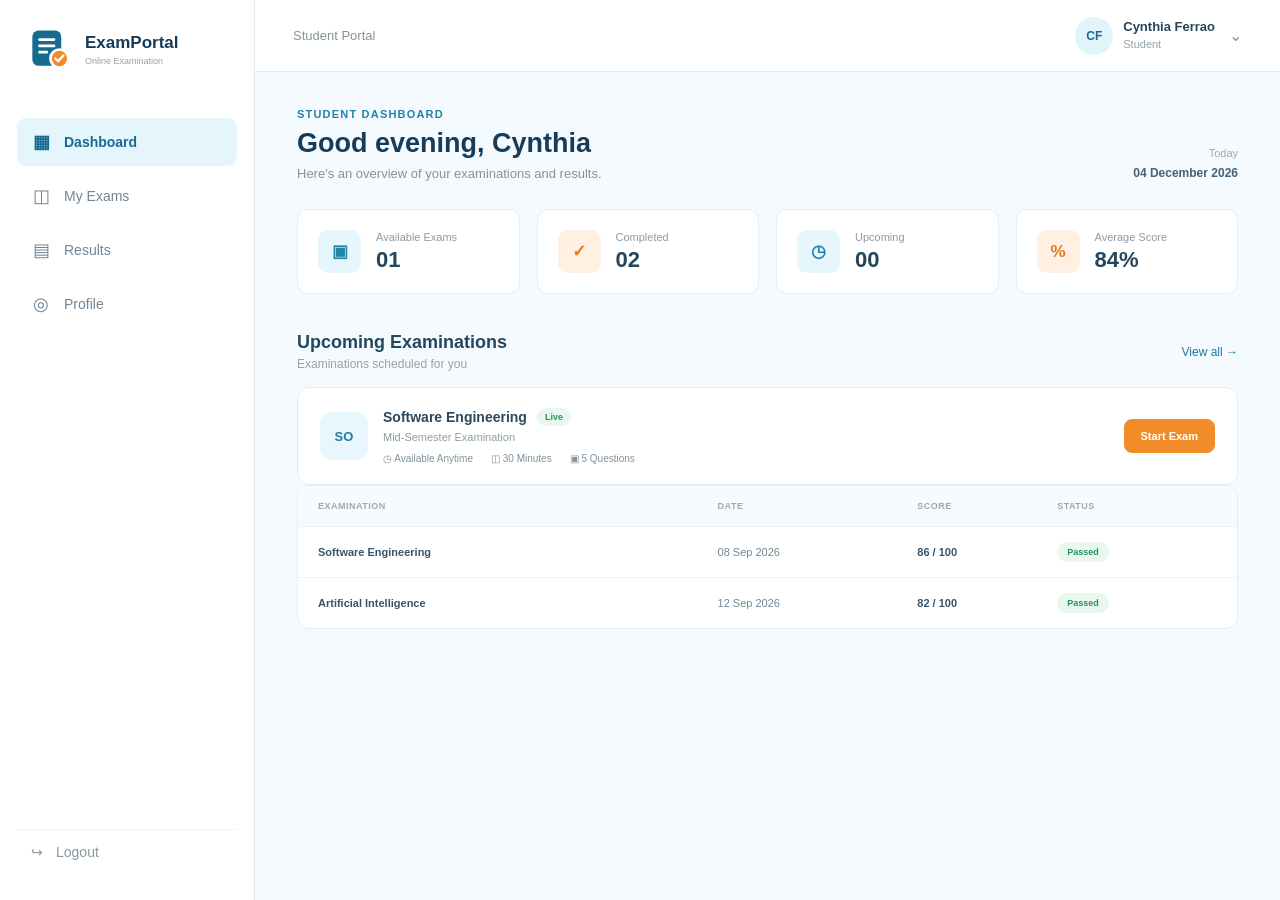
<file: student.html>
<!DOCTYPE html>

<html lang="en">
<head>
<meta charset="utf-8"/>
<meta content="width=device-width, initial-scale=1.0" name="viewport"/>
<title>Student Dashboard | Online Examination System</title>
<link href="style.css" rel="stylesheet"/>
</head>
<body>
<div class="dashboard">
<aside class="sidebar">
<div class="sidebar-brand">
<div class="portal-logo"><svg viewbox="0 0 52 52" xmlns="http://www.w3.org/2000/svg"><rect fill="#176B8F" height="39" rx="7" width="32" x="7" y="5"></rect><path d="M15 15H31M15 22H31M15 29H23" stroke="white" stroke-linecap="round" stroke-width="3"></path><circle cx="37" cy="36" fill="#F28C28" r="10" stroke="white" stroke-width="3"></circle><path d="M32.5 36L35.5 39L41.5 32.5" fill="none" stroke="white" stroke-linecap="round" stroke-linejoin="round" stroke-width="2.5"></path></svg></div>
<div><h2>ExamPortal</h2><span>Online Examination</span></div>
</div>
<nav>
<a class="nav-item active" href="student.html"><span>▦</span> Dashboard</a>
<a class="nav-item" href="my-exams.html"><span>◫</span> My Exams</a>
<a class="nav-item" href="result.html"><span>▤</span> Results</a>
<a class="nav-item" href="profile.html"><span>◎</span> Profile</a>
</nav>
<a class="logout" href="index.html" onclick="localStorage.removeItem('examPortalSession')"><span>↪</span> Logout</a>
</aside>
<main class="main-content">
<header class="topbar"><div class="mobile-menu">☰</div><div class="topbar-title"><span>Student Portal</span></div><div class="profile"><div class="profile-avatar">CF</div><div class="profile-info"><strong>Cynthia Ferrao</strong><span>Student</span></div><span class="profile-arrow">⌄</span></div></header>
<section class="content">
<div class="welcome"><div><p class="welcome-label">STUDENT DASHBOARD</p><h1 id="welcomeMessage">Good afternoon, Cynthia</h1><p>Here's an overview of your examinations and results.</p></div><div class="welcome-date"><span>Today</span><strong id="currentStudentDate">--</strong></div></div>
<div class="stats-grid">
<div class="stat-card"><div class="stat-icon blue">▣</div><div><span>Available Exams</span><strong id="availableCount">01</strong></div></div>
<div class="stat-card"><div class="stat-icon orange">✓</div><div><span>Completed</span><strong id="completedCount">05</strong></div></div>
<div class="stat-card"><div class="stat-icon blue">◷</div><div><span>Upcoming</span><strong id="upcomingCount">02</strong></div></div>
<div class="stat-card"><div class="stat-icon orange">%</div><div><span>Average Score</span><strong id="averageScore">82%</strong></div></div>
</div>
<div class="section-header"><div><h2>Upcoming Examinations</h2><p>Examinations scheduled for you</p></div><button class="view-all" onclick="window.location.href='my-exams.html'">View all →</button></div>
<div class="exam-list" id="studentExamList"></div>
<div class="results-card">
<div class="result-row result-head"><span>EXAMINATION</span><span>DATE</span><span>SCORE</span><span>STATUS</span></div>
<div class="result-row"><span class="result-name">Database Management Systems</span><span>08 Sep 2026</span><strong>86 / 100</strong><span class="result-status passed">Passed</span></div>
<div class="result-row"><span class="result-name">Computer Networks</span><span>02 Sep 2026</span><strong>78 / 100</strong><span class="result-status passed">Passed</span></div>
<div class="result-row"><span class="result-name">Artificial Intelligence</span><span>28 Aug 2026</span><strong>82 / 100</strong><span class="result-status passed">Passed</span></div>
</div>
</section></main></div>
<script>
function updateWelcomeMessage(){const h=new Date().getHours();const g=h<12?'Good morning':h<18?'Good afternoon':'Good evening';const el=document.getElementById('welcomeMessage');if(el)el.textContent=g+', Cynthia';}
function startSoftwareEngineering(){localStorage.setItem('selectedExam','Software Engineering');window.location.href='exam.html';}
const AI_DATE='2026-09-20T14:00:00';
function updateAIExam(){const attempted=localStorage.getItem('aiExamAttempted')==='true';const status=document.getElementById('aiStatus'),button=document.getElementById('aiButton');if(!status||!button)return;if(attempted){status.textContent='Completed';status.className='status completed';button.textContent='View Result';button.className='outline-btn';button.onclick=()=>location.href='result.html';return;}if(new Date()<new Date(AI_DATE)){status.textContent='Upcoming';status.className='status upcoming';button.textContent='View Details';button.className='outline-btn';button.onclick=handleAIExam;}else{status.textContent='Live';status.className='status available';button.textContent='Start Exam';button.className='start-btn';button.onclick=startAIExam;}}
function startAIExam(){localStorage.setItem('selectedExam','Artificial Intelligence');window.location.href='exam.html';}
function handleAIExam(){alert('Artificial Intelligence\n\nMid-Semester Examination\nDate: 20 September 2026\nTime: 2:00 PM\nDuration: 30 Minutes\nQuestions: 5');}
function viewMathDetails(){alert('Honours in Mathematics\n\nMid-Semester Examination\nDate: 30 September 2026\nDuration: 45 Minutes\nQuestions: 25');}
updateWelcomeMessage();updateAIExam();
</script>
<script src="portal-data.js"></script>
</body>
</html>
</file>
<file: style.css>
/* Original UI stylesheet supplied by the project owner. */
* { margin: 0; padding: 0; box-sizing: border-box; font-family: "Segoe UI", Arial, sans-serif; }
body { min-height: 100vh; background: #f5faff; color: #18324a; }
.login-page { min-height: 100vh; display: flex; }
.login-left { width: 52%; background: #e2f5fc; display: flex; flex-direction: column; justify-content: space-between; padding: 55px 70px; }
.brand { position: relative; z-index: 2; }
.brand-icon { width: 52px; height: 52px; border-radius: 14px; background: #176b8f; color: white; display: flex; align-items: center; justify-content: center; font-size: 25px; font-weight: bold; margin-bottom: 18px; box-shadow: 0 8px 20px rgba(23,107,143,.2); }
.brand h1 { font-size: 42px; color: #12395a; max-width: 480px; line-height: 1.15; }
.brand p { margin-top: 12px; color: #53718a; font-size: 17px; }
.illustration { display:flex; justify-content:center; align-items:center; }
.exam-card { background:white; width:360px; padding:28px; border-radius:18px; box-shadow:0 20px 45px rgba(35,101,130,.12); transform:rotate(-2deg); }
.card-top { display:flex; justify-content:space-between; align-items:center; color:#176b8f; font-weight:700; margin-bottom:20px; }
.check { width:32px; height:32px; border-radius:50%; background:#f28c28; color:white; display:flex; align-items:center; justify-content:center; }
.line { height:9px; background:#dcecf4; border-radius:10px; margin-bottom:12px; }
.long { width:90%; } .medium { width:65%; margin-bottom:25px; }
.option { background:#f4fbff; padding:12px; border-radius:9px; margin-top:10px; color:#587386; font-size:14px; }
.login-right { width:48%; background:white; display:flex; align-items:center; justify-content:center; padding:40px; }
.login-box { width:100%; max-width:430px; } .login-box h2 { font-size:34px; color:#163b59; margin-bottom:8px; }
.login-subtitle { color:#718696; margin-bottom:32px; line-height:1.5; }
.login-box label { display:block; font-size:14px; font-weight:600; color:#36546a; margin-bottom:8px; margin-top:18px; }
.login-box input,.login-box select { width:100%; padding:14px 15px; border:1px solid #d4e4ec; border-radius:9px; outline:none; font-size:15px; color:#29465a; background:white; transition:.2s; }
.login-box input:focus,.login-box select:focus { border-color:#4daed2; box-shadow:0 0 0 3px rgba(77,174,210,.12); }
.login-box button { width:100%; margin-top:28px; padding:15px; border:none; border-radius:9px; background:#f28c28; color:white; font-size:16px; font-weight:700; cursor:pointer; transition:.2s; }
.login-box button:hover { background:#df7817; transform:translateY(-1px); } .login-box button span { margin-left:8px; font-size:18px; }
.login-note { text-align:center; margin-top:30px; color:#9aabb5; font-size:12px; } .mobile-logo { display:none; }
.dashboard { min-height:100vh; display:flex; background:#f5faff; }
.sidebar { width:255px; min-height:100vh; background:#fff; border-right:1px solid #e2edf3; padding:26px 17px; display:flex; flex-direction:column; position:fixed; left:0; top:0; bottom:0; z-index:10; }
.sidebar-brand { display:flex; align-items:center; gap:12px; padding:0 9px; margin-bottom:45px; } .portal-logo { width:47px; height:47px; flex-shrink:0; display:flex; align-items:center; justify-content:center; } .portal-logo svg { width:47px; height:47px; display:block; }
.sidebar-brand h2 { font-size:17px; color:#153b59; font-weight:700; } .sidebar-brand span { display:block; color:#91a2ad; font-size:9px; margin-top:3px; }
.sidebar nav { display:flex; flex-direction:column; gap:6px; } .nav-item { text-decoration:none; color:#718594; padding:13px 14px; border-radius:9px; font-size:14px; font-weight:500; display:flex; align-items:center; gap:13px; transition:.2s; } .nav-item span { font-size:18px; width:20px; text-align:center; } .nav-item:hover { background:#edf9ff; color:#176b8f; } .nav-item.active { background:#e4f6fc; color:#176b8f; font-weight:600; }
.logout { margin-top:auto; text-decoration:none; color:#8998a2; padding:14px; font-size:14px; display:flex; gap:13px; align-items:center; border-top:1px solid #edf1f3; } .logout:hover { color:#e17b1e; }
.main-content { margin-left:255px; width:calc(100% - 255px); } .topbar { height:72px; background:#fff; border-bottom:1px solid #e2edf3; display:flex; align-items:center; justify-content:space-between; padding:0 38px; } .topbar-title { color:#82939e; font-size:13px; }
.profile { display:flex; align-items:center; gap:10px; } .profile-avatar { width:38px; height:38px; border-radius:50%; background:#e1f4fb; color:#176b8f; display:flex; align-items:center; justify-content:center; font-size:12px; font-weight:700; } .profile-info strong { display:block; font-size:13px; color:#25465b; } .profile-info span { font-size:11px; color:#93a2ab; } .profile-arrow { color:#81919b; margin-left:4px; } .mobile-menu { display:none; }
.content { padding:36px 42px 50px; max-width:1500px; } .welcome { display:flex; justify-content:space-between; align-items:flex-end; margin-bottom:28px; } .welcome-label { color:#2382aa; font-size:11px; letter-spacing:1.2px; font-weight:700; margin-bottom:8px; } .welcome h1 { color:#173c59; font-size:27px; margin-bottom:7px; } .welcome > div:first-child > p:last-child { color:#82939e; font-size:13px; } .welcome-date { text-align:right; } .welcome-date span { display:block; color:#9aa9b2; font-size:11px; margin-bottom:4px; } .welcome-date strong { color:#456276; font-size:12px; }
.stats-grid { display:grid; grid-template-columns:repeat(4,1fr); gap:17px; margin-bottom:38px; } .stat-card { background:#fff; border:1px solid #e3edf2; border-radius:11px; padding:20px; display:flex; align-items:center; gap:15px; transition:.2s; } .stat-card:hover { border-color:#c6e5f0; transform:translateY(-2px); } .stat-icon { width:43px; height:43px; border-radius:10px; display:flex; align-items:center; justify-content:center; font-weight:700; font-size:17px; } .stat-icon.blue { background:#e5f6fd; color:#2581a7; } .stat-icon.orange { background:#fff0e2; color:#e17b1e; } .stat-card span { display:block; color:#8a9ba5; font-size:11px; margin-bottom:4px; } .stat-card strong { color:#24465c; font-size:22px; }
.section-header { display:flex; justify-content:space-between; align-items:center; margin-bottom:16px; } .section-header h2 { color:#25475d; font-size:18px; margin-bottom:4px; } .section-header p { color:#94a3ac; font-size:12px; } .view-all { background:none; border:none; color:#1d789f; font-size:12px; cursor:pointer; } .view-all:hover { color:#e17b1e; }
.exam-list { display:flex; flex-direction:column; gap:13px; } .exam-card-dashboard { background:#fff; border:1px solid #e2edf2; border-radius:12px; padding:20px 22px; display:flex; justify-content:space-between; align-items:center; gap:20px; transition:.2s; } .exam-card-dashboard:hover { border-color:#c6e5f0; box-shadow:0 8px 22px rgba(30,91,117,.06); } .exam-main { display:flex; align-items:center; gap:15px; } .exam-icon { width:48px; height:48px; border-radius:11px; background:#e8f7fd; color:#237c9f; display:flex; align-items:center; justify-content:center; font-size:13px; font-weight:700; } .exam-title-row { display:flex; align-items:center; gap:10px; margin-bottom:5px; } .exam-info h3 { color:#29495d; font-size:14px; } .exam-info > p { color:#8d9ca5; font-size:11px; margin-bottom:10px; } .status { font-size:9px; padding:4px 8px; border-radius:20px; font-weight:600; } .status.upcoming { background:#fff1e4; color:#db771d; } .status.available { background:#e8f8ef; color:#29905c; } .status.completed { background:#e8f8ef; color:#29905c; } .exam-meta { display:flex; gap:18px; color:#81939e; font-size:10px; }
.start-btn,.outline-btn { border-radius:8px; padding:10px 16px; font-size:11px; font-weight:600; cursor:pointer; transition:.2s; white-space:nowrap; } .start-btn { background:#f28c28; border:1px solid #f28c28; color:white; } .start-btn:hover { background:#df7817; } .outline-btn { background:white; border:1px solid #d7e5ec; color:#39718d; } .outline-btn:hover { border-color:#8dcce5; background:#f4fbff; }
.results-heading { margin-top:38px; } .results-card { background:#fff; border:1px solid #e4edf2; border-radius:12px; overflow:hidden; } .result-row { display:grid; grid-template-columns:2fr 1fr .7fr .8fr; align-items:center; padding:15px 20px; border-bottom:1px solid #edf2f5; color:#718692; font-size:11px; } .result-row:last-child { border-bottom:none; } .result-head { background:#f8fbfd; color:#9aa9b2; font-size:9px; font-weight:700; letter-spacing:.5px; } .result-name { color:#36556a; font-weight:600; } .result-row strong { color:#34566b; } .result-status { width:fit-content; padding:5px 10px; border-radius:20px; font-size:9px; font-weight:600; } .result-status.passed { background:#e8f8ef; color:#29905c; }
.exam-page { min-height:100vh; background:#f5faff; } .exam-header { height:75px; background:#fff; border-bottom:1px solid #e1edf3; display:flex; align-items:center; justify-content:space-between; padding:0 45px; } .exam-brand { display:flex; align-items:center; gap:10px; } .exam-brand h2 { color:#163c59; font-size:16px; } .exam-brand span { color:#94a4ad; font-size:9px; } .exam-title { text-align:center; } .exam-title strong { display:block; color:#294b60; font-size:14px; } .exam-title span { color:#94a4ad; font-size:10px; } .timer-box { background:#fff4e9; border:1px solid #ffe0c0; border-radius:9px; padding:8px 15px; text-align:center; min-width:105px; } .timer-box span { display:block; color:#c87a28; font-size:8px; font-weight:700; letter-spacing:.5px; } .timer-box strong { color:#dc781b; font-size:18px; }
.exam-content { width:90%; max-width:900px; margin:0 auto; padding:42px 0; } .exam-progress { margin-bottom:22px; } .exam-progress > div:first-child { color:#718995; font-size:12px; margin-bottom:9px; } .exam-progress strong { color:#267c9f; } .progress-track { width:100%; height:5px; background:#dcecf3; border-radius:10px; overflow:hidden; } .progress-fill { width:20%; height:100%; background:#f28c28; border-radius:10px; transition:width .3s ease; } .question-card { background:#fff; border:1px solid #e1edf2; border-radius:14px; padding:35px 38px; box-shadow:0 8px 25px rgba(31,91,117,.05); } .question-label { color:#e58425; font-size:10px; font-weight:700; letter-spacing:1px; margin-bottom:16px; } .question-card h1 { color:#203f55; font-size:20px; line-height:1.5; font-weight:600; margin-bottom:28px; } .options { display:flex; flex-direction:column; gap:12px; } .option-answer { border:1px solid #e0ebf0; border-radius:10px; padding:14px 16px; display:flex; align-items:center; gap:13px; cursor:pointer; transition:.2s; color:#526d7d; font-size:13px; } .option-answer:hover { border-color:#9ed6e9; background:#f5fcff; } .option-answer input { display:none; } .option-letter { width:30px; height:30px; border-radius:7px; background:#eef8fc; color:#287b9d; display:flex; align-items:center; justify-content:center; font-weight:700; flex-shrink:0; } .option-answer:has(input:checked) { border-color:#f28c28; background:#fff8f1; } .option-answer:has(input:checked) .option-letter { background:#f28c28; color:white; }
.question-navigation { display:flex; align-items:center; justify-content:space-between; margin-top:22px; gap:15px; } .previous-btn,.next-btn,.submit-exam-btn { border-radius:8px; padding:11px 18px; font-size:12px; font-weight:600; cursor:pointer; } .previous-btn { background:white; border:1px solid #d7e5eb; color:#67808e; } .next-btn,.submit-exam-btn { background:#f28c28; border:1px solid #f28c28; color:white; } .submit-exam-btn { display:none; } .question-dots { display:flex; gap:7px; } .dot { width:29px; height:29px; border-radius:7px; background:white; border:1px solid #dce8ed; color:#81939d; display:flex; align-items:center; justify-content:center; font-size:10px; } .dot.active { background:#e4f6fc; border-color:#8dcce3; color:#207496; font-weight:700; } .dot.answered { background:#fff0e2; border-color:#f2b36f; color:#d9781c; }
.profile-label { display:block; color:#94a3ac; font-size:10px; margin-bottom:7px; } .profile-view strong { color:#36556a; font-size:14px; } .edit-label { display:block; color:#64748b; font-size:12px; font-weight:600; margin-bottom:7px; } .profile-input { width:100%; padding:12px 14px; border:1px solid #d8e1e6; border-radius:7px; font-size:14px; color:#36556a; background:white; outline:none; box-sizing:border-box; } .profile-input:focus { border-color:#176b8f; } .disabled-input { background:#f5f7f8; color:#899ba5; cursor:not-allowed; }
@media(max-width:1000px){.stats-grid{grid-template-columns:repeat(2,1fr)}.content{padding:30px}}
@media(max-width:850px){.login-page{display:block}.login-left{width:100%;min-height:220px;padding:30px}.brand h1{font-size:30px}.brand p{font-size:14px}.illustration{display:none}.login-right{width:100%;min-height:calc(100vh - 220px);padding:35px 25px}.mobile-logo{display:block}.mobile-logo .brand-icon{width:42px;height:42px;margin-bottom:20px}.login-box h2{font-size:28px}}
@media(max-width:700px){.sidebar{display:none}.main-content{margin-left:0;width:100%}.topbar{height:65px;padding:0 18px}.mobile-menu{display:block;color:#426477;font-size:20px}.topbar-title{display:none}.profile-info,.profile-arrow{display:none}.content{padding:25px 18px 40px}.welcome{display:block;margin-bottom:25px}.welcome h1{font-size:23px}.welcome-date{text-align:left;margin-top:14px}.stats-grid{grid-template-columns:repeat(2,1fr);gap:10px}.stat-card{padding:15px}.stat-icon{width:38px;height:38px}.exam-card-dashboard{align-items:flex-start;flex-direction:column;padding:17px}.exam-main{width:100%}.exam-title-row{flex-wrap:wrap}.exam-meta{flex-wrap:wrap;gap:8px 14px}.start-btn,.outline-btn{width:100%;padding:12px}.results-card{overflow-x:auto}.result-row{min-width:600px}.section-header h2{font-size:16px}.exam-header{height:auto;padding:15px 18px;gap:12px}.exam-title{display:none}.exam-brand h2{font-size:14px}.exam-content{width:auto;margin:0 16px;padding:25px 0}.question-card{padding:25px 20px}.question-card h1{font-size:17px}.option-answer{font-size:12px;padding:12px}.question-navigation{flex-wrap:wrap}.question-dots{order:3;width:100%;justify-content:center}.previous-btn,.next-btn,.submit-exam-btn{flex:1}}
@media(max-width:450px){.login-left{min-height:190px;padding:25px}.brand h1{font-size:26px}.login-right{padding:30px 20px}.stats-grid{grid-template-columns:1fr 1fr}.stat-card{gap:9px}.stat-card strong{font-size:19px}.stat-card span{font-size:10px}.exam-info h3{font-size:13px}.portal-logo{width:43px;height:43px}.portal-logo svg{width:43px;height:43px}}

/* FUNCTIONAL FORM COLORS */
input, select, textarea { color:#1f2937; }
input::placeholder, textarea::placeholder { color:#a1aab2; opacity:1; }
input:disabled, select:disabled, textarea:disabled { color:#9aa6ad; }
</file>
